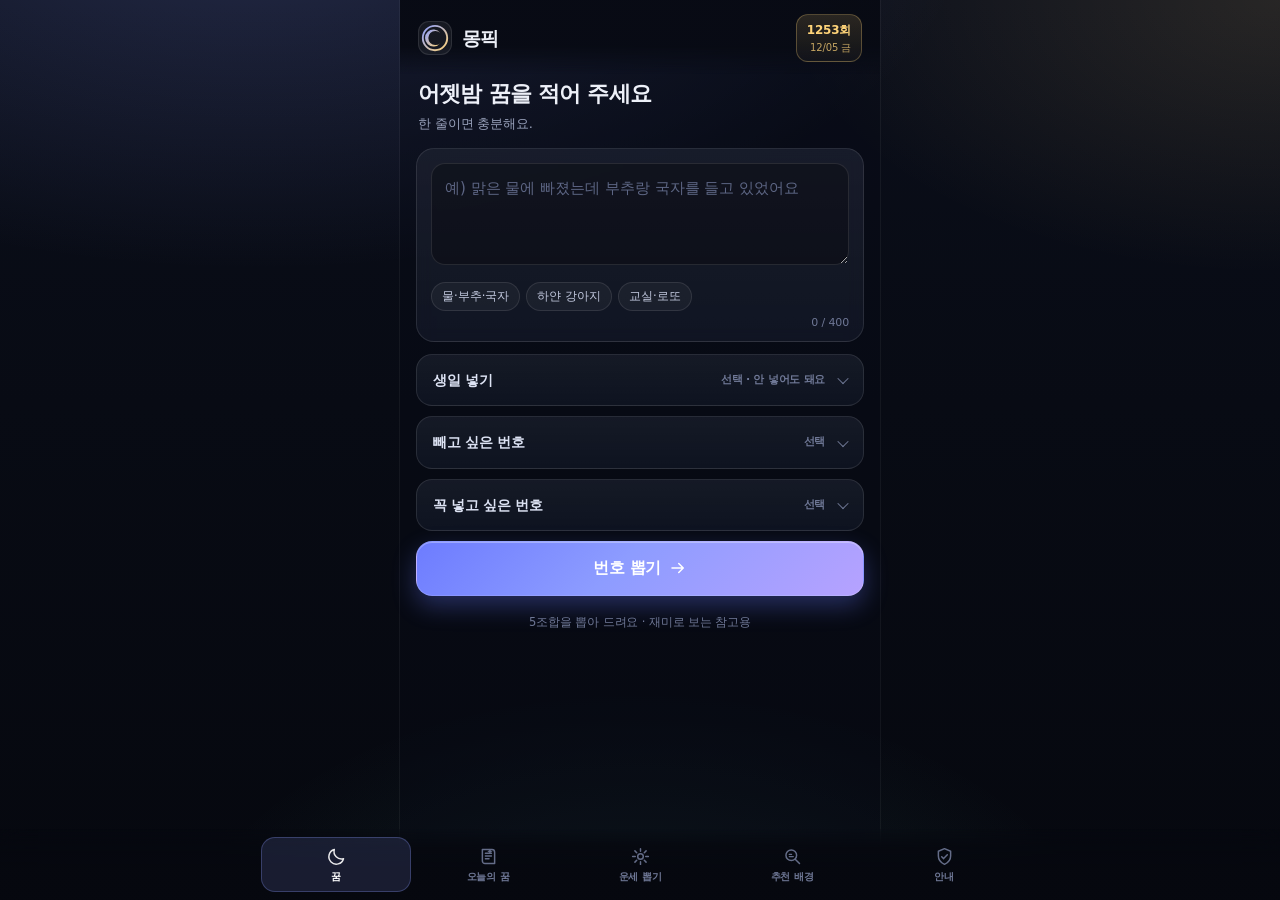
<file: index.html>
<!DOCTYPE html>
<html lang="ko">
<head>
<meta charset="utf-8" />
<meta name="viewport" content="width=device-width, initial-scale=1, viewport-fit=cover" />
<meta name="theme-color" content="#0a0d18" />
<meta name="description" content="몽픽(MongPick) — 어젯밤 꿈을 한 줄 적으면 로또 번호 5조합을 뽑아 주는 앱. 재미·참고용." />
<title>몽픽 · 꿈으로 번호 뽑기</title>
<link rel="canonical" href="https://mrgichan0911ok.github.io/mongpick/" />

<!-- 링크 공유 미리보기 (카톡·문자·SNS) -->
<meta property="og:type" content="website" />
<meta property="og:site_name" content="몽픽" />
<meta property="og:title" content="몽픽 — 어젯밤 꿈을 번호로" />
<meta property="og:description" content="어젯밤 꿈을 한 줄 적으면 로또 번호 5조합을 뽑아 드려요. 오늘의 꿈 사례와 지난 회차 결과도 함께 봐요. 재미로 보는 참고용이에요." />
<meta property="og:url" content="https://mrgichan0911ok.github.io/mongpick/" />
<meta property="og:image" content="https://mrgichan0911ok.github.io/mongpick/og-cover.png" />
<meta property="og:image:width" content="1200" />
<meta property="og:image:height" content="630" />
<meta property="og:image:alt" content="몽픽 — 어젯밤 꿈을 번호로" />
<meta property="og:locale" content="ko_KR" />
<meta name="twitter:card" content="summary_large_image" />
<meta name="twitter:title" content="몽픽 — 어젯밤 꿈을 번호로" />
<meta name="twitter:description" content="어젯밤 꿈을 한 줄 적으면 로또 번호 5조합을 뽑아 드려요. 재미로 보는 참고용이에요." />
<meta name="twitter:image" content="https://mrgichan0911ok.github.io/mongpick/og-cover.png" />

<link rel="manifest" href="manifest.webmanifest" />
<meta name="application-name" content="몽픽" />
<meta name="apple-mobile-web-app-capable" content="yes" />
<meta name="apple-mobile-web-app-status-bar-style" content="black-translucent" />
<meta name="apple-mobile-web-app-title" content="몽픽" />
<meta name="mobile-web-app-capable" content="yes" />
<link rel="apple-touch-icon" href="icons/apple-touch-icon.png" />
<link rel="icon" type="image/png" sizes="192x192" href="icons/icon-192.png" />
<link rel="stylesheet" href="style.css?v=6" />
</head>
<body>
<div class="app" id="app">

  <header class="topbar">
    <div class="brand">
      <span class="brand-mark" aria-hidden="true">
        <svg viewBox="0 0 32 32" width="30" height="30"><defs><linearGradient id="mg" x1="0" y1="0" x2="1" y2="1"><stop offset="0" stop-color="#8ea0ff"/><stop offset="1" stop-color="#ffd479"/></linearGradient></defs><circle cx="16" cy="16" r="13" fill="none" stroke="url(#mg)" stroke-width="2"/><path d="M21.5 10.5a7.5 7.5 0 1 0 0 11 9 9 0 1 1 0-11z" fill="url(#mg)"/></svg>
      </span>
      <div class="brand-text">
        <h1>몽픽</h1>
      </div>
    </div>
    <div class="round-chip" id="round-chip" title="이번 주 추첨">
      <span class="round-num">1251회</span>
      <span class="round-date">11/21 토</span>
    </div>
  </header>

  <main id="main">

    <!-- ───────────────────────── 탭 1 · 꿈으로 뽑기 ───────────────────────── -->
    <section class="panel is-active" id="panel-dream" aria-labelledby="tab-dream">
      <div class="hero">
        <h2 class="hero-title">어젯밤 꿈을 적어 주세요</h2>
        <p class="hero-sub">한 줄이면 충분해요.</p>
      </div>

      <div class="card dream-card">
        <textarea id="dream-input" rows="3" maxlength="400" spellcheck="false"
          aria-label="꿈 내용"
          placeholder="예) 맑은 물에 빠졌는데 부추랑 국자를 들고 있었어요"></textarea>
        <div class="example-chips" id="example-chips">
          <button type="button" class="chip" data-example="맑은 물에 빠졌는데 부추랑 국자를 들고 있었어요">물·부추·국자</button>
          <button type="button" class="chip" data-example="하얀 강아지가 다가와서 내 품에 안겼어요">하얀 강아지</button>
          <button type="button" class="chip" data-example="교실 맨 뒤에 앉아 있는데 누가 로또를 사 오라고 했어요">교실·로또</button>
        </div>
        <div class="field-foot"><span id="char-count">0</span> / 400</div>
      </div>

      <details class="fold" id="fold-birth">
        <summary><span>생일 넣기</span><span class="fold-note" id="birth-note">선택 · 안 넣어도 돼요</span></summary>
        <div class="fold-body">
          <div class="date-row">
            <input id="birth-date" type="text" inputmode="numeric" autocomplete="bday"
              maxlength="10" placeholder="1990-09-11" aria-label="생년월일" />
            <select id="birth-hour" aria-label="태어난 시간"></select>
          </div>
          <p class="micro" id="birth-hint">예) 1990-09-11 — 넣으면 내 기운까지 맞춰 뽑아요.</p>

          <div class="card-head mt">
            <h3>함께 나온 사람</h3>
            <button type="button" class="ghost-btn" id="add-person">+ 추가</button>
          </div>
          <div id="people" class="people"></div>

          <p class="micro">생일은 서버로 보내지 않고 이 기기에서만 계산해요.</p>
        </div>
      </details>

      <details class="fold" id="fold-exclude">
        <summary><span>빼고 싶은 번호</span><span class="fold-note" id="exclude-note">선택</span></summary>
        <div class="fold-body">
          <div id="exclude-grid" class="mini-grid" role="group" aria-label="빼고 싶은 번호 선택"></div>
        </div>
      </details>

      <details class="fold" id="fold-fixed">
        <summary><span>꼭 넣고 싶은 번호</span><span class="fold-note js-fixed-note" id="fixed-note">선택</span></summary>
        <div class="fold-body">
          <div id="fixed-grid" class="mini-grid js-fixed-grid" role="group" aria-label="꼭 넣고 싶은 번호 선택"></div>
          <p class="micro">고른 수는 5조합 모두에 들어가요. 빼고 싶은 번호와는 겹치지 않아요.</p>
        </div>
      </details>

      <button type="button" class="primary-btn" id="run-dream">
        <span>번호 뽑기</span>
        <svg viewBox="0 0 24 24" width="18" height="18" aria-hidden="true"><path d="M4 12h14M13 6l6 6-6 6" fill="none" stroke="currentColor" stroke-width="2" stroke-linecap="round" stroke-linejoin="round"/></svg>
      </button>

      <p class="input-foot">5조합을 뽑아 드려요 · 재미로 보는 참고용</p>

      <div id="dream-result" class="result" aria-live="polite"></div>
    </section>

    <!-- ───────────────────────── 탭 2 · 오늘의 꿈 사례 ───────────────────────── -->
    <section class="panel" id="panel-today" aria-labelledby="tab-today">
      <div class="hero">
        <h2 class="hero-title">오늘의 꿈 사례</h2>
        <p class="hero-sub">꿈을 안 꾼 날엔, 다른 사람 꿈에서 번호를 담아 가세요.</p>
      </div>
      <div class="daybar" id="day-bar" role="group" aria-label="요일별로 꿈 사례 보기"></div>
      <p class="feed-week" id="feed-week"></p>
      <div id="dream-feed" class="feed">
        <p class="feed-empty">오늘의 사례를 불러오는 중이에요.</p>
      </div>
      <p class="micro feed-foot">한 사람의 꿈을 그 자리에서 6개 번호로 옮긴 사례예요. 마음에 드는 조합은 <b>내 번호함</b>에 담아 두면 추첨 뒤에 알아서 채점해 드려요.</p>
    </section>

    <!-- ───────────────────────── 탭 3 · 꿈이 기억 안 날 ───────────────────────── -->
    <section class="panel" id="panel-nodream" aria-labelledby="tab-nodream">
      <div class="hero">
        <h2 class="hero-title">꿈이 기억 안 나요?</h2>
        <p class="hero-sub">오늘 본 것이나 생일만으로도 운세 번호를 뽑을 수 있어요.</p>
      </div>

      <div class="seg" role="tablist" aria-label="꿈이 기억 안 날 때">
        <button type="button" role="tab" class="seg-btn is-active" data-nmode="sign" id="seg-sign">오늘 본 것</button>
        <button type="button" role="tab" class="seg-btn" data-nmode="balance" id="seg-balance">생일만으로</button>
      </div>

      <details class="fold" id="fold-fixed-n">
        <summary><span>꼭 넣고 싶은 번호</span><span class="fold-note js-fixed-note">선택</span></summary>
        <div class="fold-body">
          <div id="fixed-grid-nodream" class="mini-grid js-fixed-grid" role="group" aria-label="꼭 넣고 싶은 번호 선택"></div>
          <p class="micro">고른 수는 5조합 모두에 들어가요. 빼고 싶은 번호와는 겹치지 않아요.</p>
        </div>
      </details>

      <div id="sign-panel">
        <div class="card dream-card">
          <textarea id="sign-input" rows="3" maxlength="240" spellcheck="false" aria-label="오늘 인상 깊었던 것"
            placeholder="예) 커피가 넘쳐 흘렀어요"></textarea>
          <div class="example-chips" id="sign-chips">
            <button type="button" class="chip" data-example="회의실 유리에 비친 내 얼굴이 낯설었어요">유리에 비친 얼굴</button>
            <button type="button" class="chip" data-example="커피가 넘쳐 흘러서 손을 데었어요">넘친 커피</button>
            <button type="button" class="chip" data-example="택배 상자가 문 앞에 세 개나 쌓여 있었어요">쌓인 택배 상자</button>
          </div>
        </div>
        <button type="button" class="primary-btn" id="run-sign">
          <span>번호 뽑기</span>
          <svg viewBox="0 0 24 24" width="18" height="18" aria-hidden="true"><path d="M4 12h14M13 6l6 6-6 6" fill="none" stroke="currentColor" stroke-width="2" stroke-linecap="round" stroke-linejoin="round"/></svg>
        </button>
      </div>

      <div id="balance-panel" hidden>
        <div class="card">
          <p class="balance-birth" id="balance-birth">생일을 먼저 넣어 주세요.</p>
          <p class="micro">홀짝 반반, 번호대 고루, 간격 넓게 — 조건을 세게 걸어 뽑아요.</p>
        </div>
        <button type="button" class="primary-btn" id="run-balance">
          <span>번호 뽑기</span>
          <svg viewBox="0 0 24 24" width="18" height="18" aria-hidden="true"><path d="M4 12h14M13 6l6 6-6 6" fill="none" stroke="currentColor" stroke-width="2" stroke-linecap="round" stroke-linejoin="round"/></svg>
        </button>
      </div>

      <div id="nodream-result" class="result" aria-live="polite"></div>
    </section>

    <!-- ───────────────────────── 탭 4 · 추천 배경 ───────────────────────── -->
    <section class="panel" id="panel-reason" aria-labelledby="tab-reason">
      <div class="hero">
        <h2 class="hero-title">이 번호가 나온 배경</h2>
        <p class="hero-sub">꿈 단어 → 내 생일 기운 → 공 하나하나, 순서대로 풀어 봤어요.</p>
      </div>
      <div id="reason-body" class="reason-page"></div>
    </section>

    <!-- ───────────────────────── 탭 5 · 안내 · 복기 ───────────────────────── -->
    <section class="panel" id="panel-trust" aria-labelledby="tab-trust">
      <div class="hero">
        <h2 class="hero-title">몽픽이 하는 일</h2>
        <p class="hero-sub">꿈 단어를 번호로 옮기고, 이번 주 결과를 함께 봐요.</p>
      </div>

      <div class="card dev-card">
        <div class="dev-top">
          <div class="dev-avatar" aria-hidden="true">◐</div>
          <div>
            <p class="dev-name">몽픽</p>
            <p class="dev-role">11,705개 꿈 상징 데이터와 7×7 수리 배열·만세력 기운을 독자 구조화한 데이터 분석</p>
          </div>
        </div>
        <div class="dev-stats">
          <div><b>11,705</b><span>꿈 단어</span></div>
          <div><b>155</b><span>검증 사례</span></div>
          <div><b>7×7</b><span>용지 규칙</span></div>
          <div><b>5</b><span>추천 조합</span></div>
        </div>
      </div>

      <div class="card ticket-card" id="ticket-card">
        <div class="card-head">
          <h3>내 번호함 · 당첨 확인</h3>
          <div class="tb-head-actions">
            <button type="button" class="ghost-btn tb-clear" id="clear-tickets" hidden>전체 비우기</button>
            <button type="button" class="ghost-btn" id="run-ticket-check">당첨 확인하기</button>
          </div>
        </div>
        <div class="tb-tools" id="tb-tools" hidden>
          <button type="button" class="tb-filter" id="buy-only" aria-pressed="false">산 번호만 보기</button>
          <span class="tb-count" id="tb-count"></span>
        </div>
        <div id="ticket-list" class="ticket-list"></div>
        <p class="micro" id="ticket-note">뽑은 조합은 이 기기에 자동으로 쌓이고, 결과가 나오면 알아서 채점해 드려요. 번호 옆 ‘구매’를 누르면 산 번호로 표시되고, 위에서 산 번호만 모아 볼 수 있어요. 필요 없는 조합은 × 로 지울 수 있어요.</p>
      </div>

      <div class="card install-card" id="install-card">
        <div class="card-head">
          <h3>홈 화면에 앱으로 설치</h3>
          <button type="button" class="ghost-btn" id="install-app">앱으로 설치</button>
        </div>
        <p class="micro" id="install-note">홈 화면에 추가하면 주소창 없이 앱처럼 열려요. 안드로이드 크롬은 아래 버튼을, 아이폰 사파리는 공유 버튼 → ‘홈 화면에 추가’를 눌러 주세요.</p>
      </div>

      <details class="fold">
        <summary><span>숫자를 뽑는 원리</span><span class="fold-note">6가지</span></summary>
        <div class="fold-body">
          <div id="principles" class="principles"></div>
        </div>
      </details>

      <details class="fold" id="fold-board">
        <summary><span>이번 주 조합과 결과</span><span class="fold-note" id="board-status">미추첨</span></summary>
        <div class="fold-body">
          <p class="micro" id="board-round">1251회 · 2026-11-21(토) 20:35 추첨</p>
          <div id="board" class="board"></div>
          <div class="board-check" id="board-check">
            <label class="field-label" for="drawn-input">결과를 넣어 직접 채점</label>
            <div class="draw-inputs">
              <input id="drawn-input" type="text" inputmode="numeric" placeholder="예) 3 10 16 19 34 36 41" />
              <button type="button" class="ghost-btn" id="run-check">채점</button>
            </div>
            <p class="micro">당첨번호 6개 + 보너스 1개(마지막)를 넣어요. 재미용 자체 계산이에요.</p>
          </div>
        </div>
      </details>

      <details class="fold">
        <summary><span>데이터와 계산 기준</span><span class="fold-note">자세히</span></summary>
        <div class="fold-body">
          <ul class="notice-list">
            <li><b>꿈 단어 11,705개</b> — 몽픽이 독자 구축한 꿈 상징 DB를 번호·분류·강조도로 색인했어요.</li>
            <li><b>검증 사례 155건</b> — 실전 꿈 문장에서 확인된 규칙만 따로 모아 교차 대조했어요.</li>
            <li><b>없는 번호를 만들지 않아요</b> — DB에 없으면 "등록되지 않은 단어"로 두고 모양·소리 원리로만 읽어요.</li>
            <li><b>날짜 계산</b> — 년주는 입춘, 월주는 절입 순간, 일주는 율리우스일에서 60갑자를 세요. 기준시는 한국 표준시예요.</li>
            <li><b>사주는 계산이지 예언이 아니에요</b> — 기운 분포는 간지에서 기계적으로 뽑은 값이에요.</li>
            <li><b>개인정보</b> — 생일과 꿈 내용은 이 기기 브라우저에만 저장해요.</li>
          </ul>
          <ul class="notice-list" id="saju-guards"></ul>
        </div>
      </details>

      <p class="disclaimer">
        <b>재미로 보는 참고용</b>이에요. 어떤 조합도 당첨을 보장하지 않아요.
        구매는 본인 판단으로, 만 19세 미만은 구매할 수 없어요.
      </p>

      <div class="legal-foot" id="legal-foot">
        <a class="legal-link" href="privacy.html" id="privacy-link">개인정보처리방침</a>
        <span class="legal-dot" aria-hidden="true">·</span>
        <span class="legal-mail">문의 <a href="mailto:mr.gichan0911@gmail.com">mr.gichan0911@gmail.com</a></span>
      </div>
    </section>

  </main>

  <nav class="tabbar" role="tablist" aria-label="주요 메뉴">
    <button type="button" class="tab is-active" role="tab" data-tab="dream" id="tab-dream" aria-selected="true">
      <svg viewBox="0 0 24 24" width="22" height="22" aria-hidden="true"><path d="M20 14.5A8.5 8.5 0 0 1 9.5 4a8.5 8.5 0 1 0 10.5 10.5z" fill="none" stroke="currentColor" stroke-width="1.7" stroke-linejoin="round"/></svg>
      <span>꿈</span>
    </button>
    <button type="button" class="tab" role="tab" data-tab="today" id="tab-today" aria-selected="false">
      <svg viewBox="0 0 24 24" width="22" height="22" aria-hidden="true"><path d="M5 4h11a3 3 0 0 1 3 3v13H8a3 3 0 0 1-3-3V4z" fill="none" stroke="currentColor" stroke-width="1.7" stroke-linejoin="round"/><path d="M8.4 8.2h7M8.4 11.4h7M8.4 14.6h4.2" stroke="currentColor" stroke-width="1.6" stroke-linecap="round"/><path d="M13.6 3.2l1 1.9 1.9 1-1.9 1-1 1.9-1-1.9-1.9-1 1.9-1z" fill="currentColor"/></svg>
      <span>오늘의 꿈</span>
    </button>
    <button type="button" class="tab" role="tab" data-tab="nodream" id="tab-nodream" aria-selected="false">
      <svg viewBox="0 0 24 24" width="22" height="22" aria-hidden="true"><path d="M12 3v3M12 18v3M3 12h3M18 12h3M5.6 5.6l2.1 2.1M16.3 16.3l2.1 2.1M18.4 5.6l-2.1 2.1M7.7 16.3l-2.1 2.1" stroke="currentColor" stroke-width="1.7" stroke-linecap="round"/><circle cx="12" cy="12" r="3.2" fill="none" stroke="currentColor" stroke-width="1.7"/></svg>
      <span>운세 뽑기</span>
    </button>
    <button type="button" class="tab" role="tab" data-tab="reason" id="tab-reason" aria-selected="false">
      <svg viewBox="0 0 24 24" width="22" height="22" aria-hidden="true"><circle cx="10.6" cy="10.6" r="6.1" fill="none" stroke="currentColor" stroke-width="1.7"/><path d="M15.1 15.1L20 20" stroke="currentColor" stroke-width="1.7" stroke-linecap="round"/><path d="M8.3 12.1h4.6M8.3 9.6h2.6" stroke="currentColor" stroke-width="1.5" stroke-linecap="round"/></svg>
      <span>추천 배경</span>
    </button>
    <button type="button" class="tab" role="tab" data-tab="trust" id="tab-trust" aria-selected="false">
      <svg viewBox="0 0 24 24" width="22" height="22" aria-hidden="true"><path d="M12 3l7 3v5.5c0 4.3-2.9 7.7-7 9.5-4.1-1.8-7-5.2-7-9.5V6l7-3z" fill="none" stroke="currentColor" stroke-width="1.7" stroke-linejoin="round"/><path d="M8.8 12.2l2.2 2.2 4.2-4.4" fill="none" stroke="currentColor" stroke-width="1.7" stroke-linecap="round" stroke-linejoin="round"/></svg>
      <span>안내</span>
    </button>
  </nav>

</div>
<script src="app.js?v=6"></script>
</body>
</html>
</file>
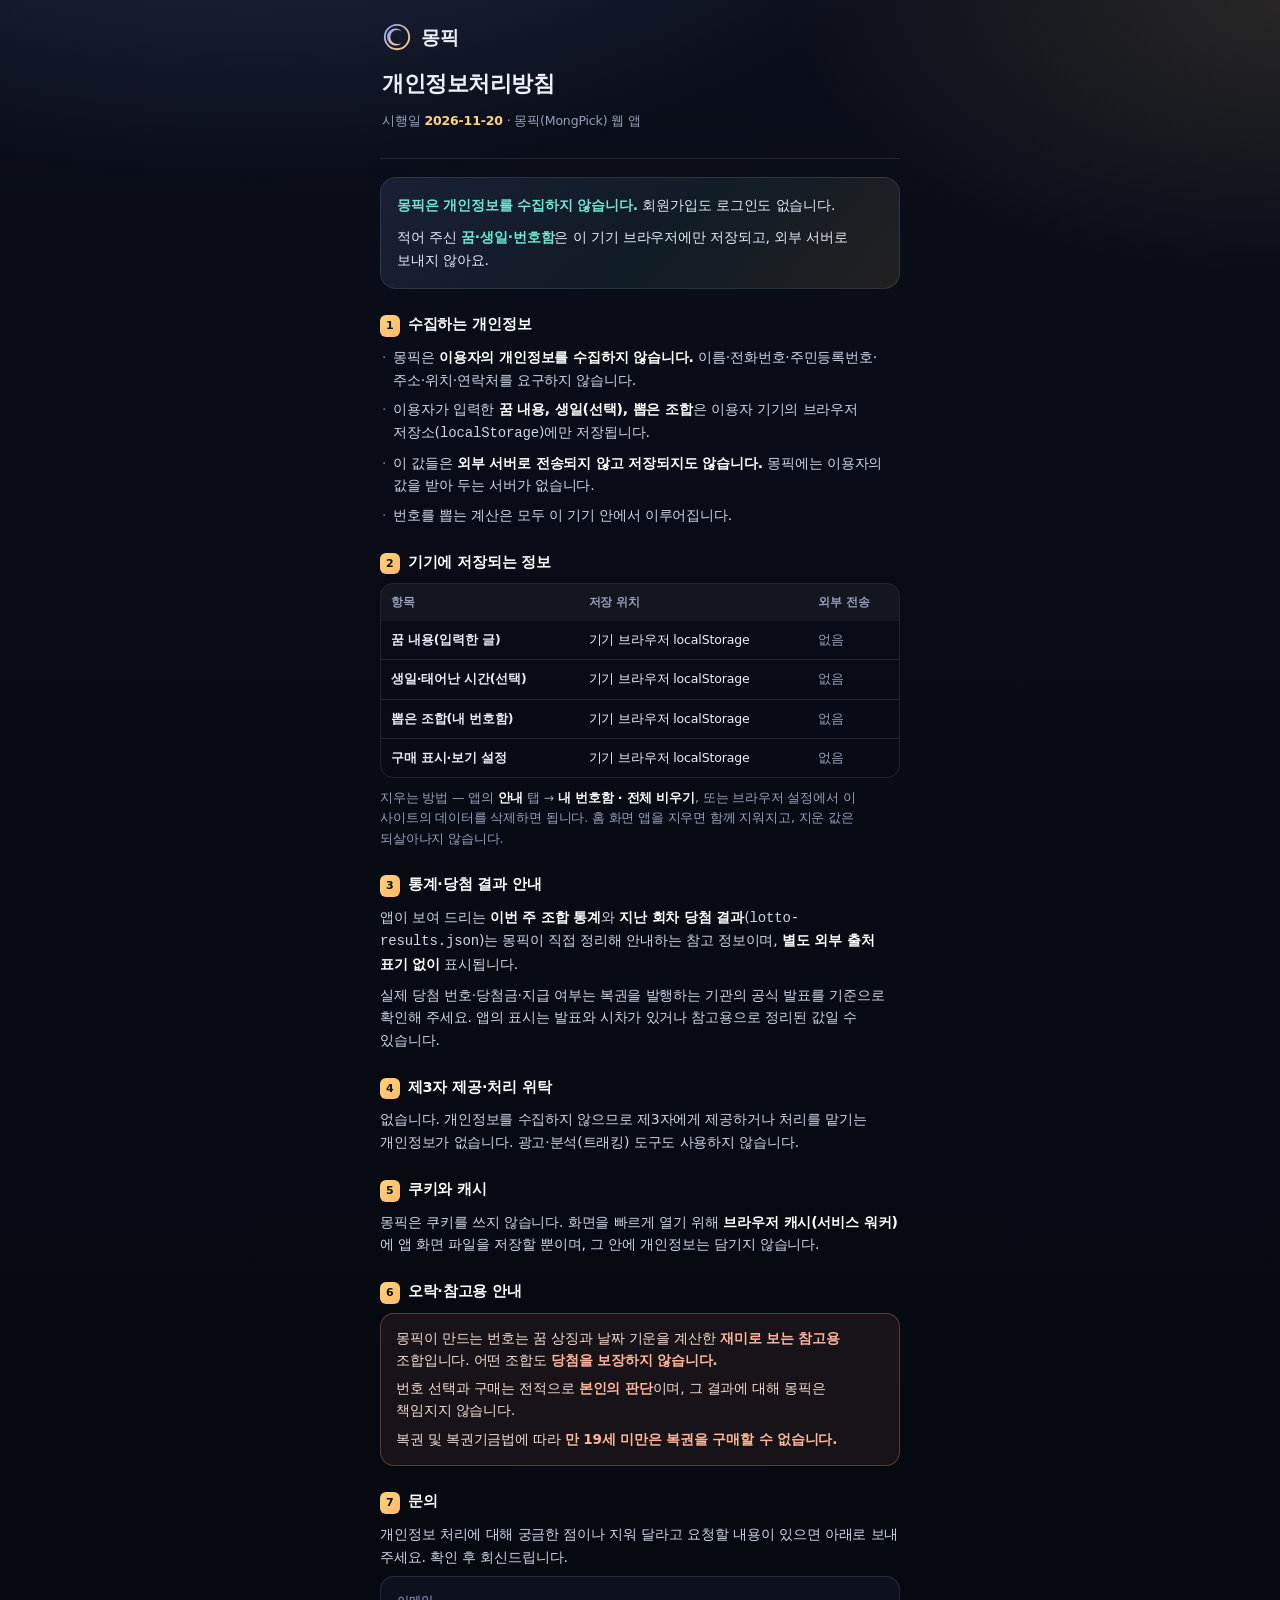
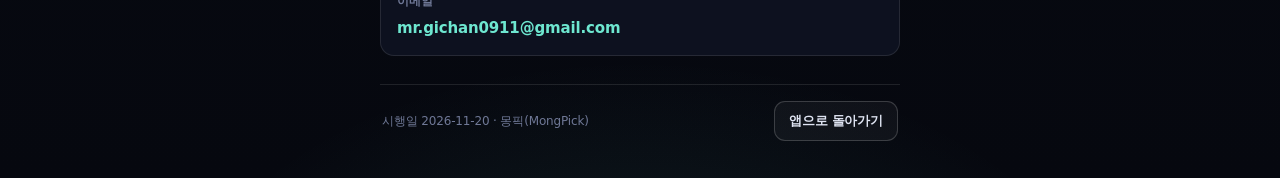
<file: privacy.html>
<!DOCTYPE html>
<html lang="ko">
<head>
<meta charset="utf-8" />
<meta name="viewport" content="width=device-width, initial-scale=1, viewport-fit=cover" />
<meta name="theme-color" content="#0a0d18" />
<meta name="description" content="몽픽(MongPick) 개인정보처리방침 — 수집하는 개인정보가 없고, 꿈·생일·번호함은 이용자 기기 브라우저에만 저장됩니다." />
<title>개인정보처리방침 · 몽픽</title>
<meta property="og:type" content="website" />
<meta property="og:site_name" content="몽픽" />
<meta property="og:title" content="개인정보처리방침 · 몽픽" />
<meta property="og:description" content="몽픽은 개인정보를 수집하지 않습니다. 꿈·생일·번호함은 이 기기 브라우저에만 저장돼요." />
<meta property="og:url" content="https://mrgichan0911ok.github.io/mongpick/privacy.html" />
<meta property="og:image" content="https://mrgichan0911ok.github.io/mongpick/og-cover.png" />
<meta name="twitter:card" content="summary_large_image" />
<style>
:root{
  --bg:#080b14; --bg-2:#0e1424; --card:rgba(16,21,35,.80); --line:rgba(255,255,255,.10);
  --text:#edf0f8; --muted:#98a1ba; --muted-2:#6f7896;
  --accent:#8d9cff; --accent-2:#6ee7d0; --gold:#ffd479;
}
*{box-sizing:border-box; -webkit-tap-highlight-color:transparent;}
html{margin:0; padding:0; background-color:#080b14; color-scheme:dark;}
body{
  margin:0; padding:0 16px calc(40px + env(safe-area-inset-bottom));
  background-color:#080b14;
  background-image:
    radial-gradient(1200px 600px at 20% -10%, rgba(141,156,255,.20), transparent 60%),
    radial-gradient(900px 500px at 100% 0%, rgba(255,212,121,.12), transparent 55%),
    radial-gradient(800px 500px at 50% 110%, rgba(110,231,208,.10), transparent 60%),
    linear-gradient(180deg, #0a0e1a 0%, #080b14 45%, #06080f 100%);
  background-repeat:no-repeat;
  color:var(--text);
  font-family:"Pretendard","Pretendard Variable",-apple-system,BlinkMacSystemFont,"Apple SD Gothic Neo","Malgun Gothic","Noto Sans KR",system-ui,sans-serif;
  font-size:15px; line-height:1.62; letter-spacing:-.01em;
  -webkit-font-smoothing:antialiased;
  min-height:100vh;
}
.wrap{max-width:520px; margin:0 auto;}
a{color:#c7cff0;}

/* 상단 */
.top{padding:22px 2px 14px; border-bottom:1px solid var(--line);}
.brand{display:flex; align-items:center; gap:9px;}
.brand-mark{display:inline-flex; width:30px; height:30px; flex:0 0 auto;}
.brand-name{font-size:19px; font-weight:800; letter-spacing:-.02em;}
.top h1{font-size:22px; line-height:1.35; margin:16px 0 6px; font-weight:800; letter-spacing:-.02em;}
.top .sub{font-size:12.5px; color:var(--muted);}
.top .sub b{color:var(--gold); font-weight:700;}

/* 요약 */
.summary{
  margin:18px 0 6px; padding:16px 16px 15px; border-radius:16px;
  background:linear-gradient(135deg, rgba(141,156,255,.13), rgba(110,231,208,.07) 55%, rgba(255,212,121,.10));
  border:1px solid var(--line);
}
.summary p{margin:0; font-size:14px; line-height:1.7; color:#e6eaf7; word-break:keep-all;}
.summary p + p{margin-top:8px;}
.summary b{color:var(--accent-2);}

/* 본문 */
section{margin:24px 0 0;}
h2{
  font-size:14.5px; font-weight:800; letter-spacing:-.01em; color:#fff;
  margin:0 0 9px; display:flex; align-items:baseline; gap:8px; word-break:keep-all;
}
h2 .no{
  flex:0 0 auto; font-size:11px; font-weight:800; color:#0b0f19;
  background:linear-gradient(135deg, var(--gold), #ffb86b); border-radius:6px; padding:2px 6px;
  letter-spacing:0;
}
section p{margin:0 0 8px; color:#cfd6e8; font-size:14px; word-break:keep-all;}
section p:last-child{margin-bottom:0;}
section strong{color:#fff; font-weight:700;}
ul.plain{margin:0 0 8px; padding-left:0; list-style:none;}
ul.plain li{
  position:relative; padding-left:13px; margin:0 0 7px;
  font-size:14px; color:#cfd6e8; word-break:keep-all;
}
ul.plain li::before{content:"·"; position:absolute; left:2px; color:var(--muted-2);}
li b, section b{color:#fff; }
.note{color:var(--muted); font-size:12.5px;}

/* 표 */
.table-wrap{margin:6px 0 10px; border:1px solid var(--line); border-radius:13px; overflow:hidden;}
table{width:100%; border-collapse:collapse; font-size:12.5px;}
th, td{padding:9px 10px; text-align:left; vertical-align:top; word-break:keep-all;}
thead th{background:rgba(255,255,255,.045); color:var(--muted); font-weight:700; font-size:11.5px; letter-spacing:-.01em;}
tbody tr + tr td{border-top:1px solid var(--line);}
tbody td:first-child{color:#e8ecf8; font-weight:600;}
tbody td:last-child{color:var(--muted); white-space:nowrap;}

/* 면책 */
.callout{
  margin:8px 0 0; padding:14px 15px; border-radius:14px;
  border:1px solid rgba(255,157,122,.28); background:rgba(255,157,122,.07);
}
.callout p{margin:0; font-size:13.5px; color:#f3ddd4; word-break:keep-all;}
.callout p + p{margin-top:7px;}
.callout b{color:#ffb59b;}

/* 문의 */
.contact{
  margin:8px 0 0; padding:15px 16px; border-radius:14px;
  background:var(--card); border:1px solid var(--line);
}
.contact .label{font-size:11.5px; color:var(--muted-2); font-weight:700; letter-spacing:.02em;}
.contact a.mail{
  display:inline-block; margin-top:5px; font-size:15px; font-weight:800; color:var(--accent-2);
  text-decoration:none; word-break:break-all;
}

/* 하단 */
.foot{
  margin:28px 0 0; padding:16px 2px 0; border-top:1px solid var(--line);
  display:flex; flex-wrap:wrap; gap:10px 14px; align-items:center; justify-content:space-between;
  font-size:12px; color:var(--muted-2);
}
.foot .back{
  display:inline-flex; align-items:center; gap:6px; padding:9px 14px; border-radius:11px;
  border:1px solid var(--line-strong, rgba(255,255,255,.18)); color:#dfe4f2; text-decoration:none;
  font-size:12.5px; font-weight:700; background:rgba(255,255,255,.04);
}
.foot .back:hover{background:rgba(255,255,255,.09);}
</style>
</head>
<body>
<div class="wrap">

  <header class="top">
    <div class="brand">
      <span class="brand-mark" aria-hidden="true">
        <svg viewBox="0 0 32 32" width="30" height="30"><defs><linearGradient id="mg" x1="0" y1="0" x2="1" y2="1"><stop offset="0" stop-color="#8ea0ff"/><stop offset="1" stop-color="#ffd479"/></linearGradient></defs><circle cx="16" cy="16" r="13" fill="none" stroke="url(#mg)" stroke-width="2"/><path d="M21.5 10.5a7.5 7.5 0 1 0 0 11 9 9 0 1 1 0-11z" fill="url(#mg)"/></svg>
      </span>
      <span class="brand-name">몽픽</span>
    </div>
    <h1>개인정보처리방침</h1>
    <p class="sub">시행일 <b>2026-11-20</b> · 몽픽(MongPick) 웹 앱</p>
  </header>

  <div class="summary">
    <p><b>몽픽은 개인정보를 수집하지 않습니다.</b> 회원가입도 로그인도 없습니다.</p>
    <p>적어 주신 <b>꿈·생일·번호함</b>은 이 기기 브라우저에만 저장되고, 외부 서버로 보내지 않아요.</p>
  </div>

  <section>
    <h2><span class="no">1</span>수집하는 개인정보</h2>
    <ul class="plain">
      <li>몽픽은 <b>이용자의 개인정보를 수집하지 않습니다.</b> 이름·전화번호·주민등록번호·주소·위치·연락처를 요구하지 않습니다.</li>
      <li>이용자가 입력한 <b>꿈 내용, 생일(선택), 뽑은 조합</b>은 이용자 기기의 브라우저 저장소(<code>localStorage</code>)에만 저장됩니다.</li>
      <li>이 값들은 <b>외부 서버로 전송되지 않고 저장되지도 않습니다.</b> 몽픽에는 이용자의 값을 받아 두는 서버가 없습니다.</li>
      <li>번호를 뽑는 계산은 모두 이 기기 안에서 이루어집니다.</li>
    </ul>
  </section>

  <section>
    <h2><span class="no">2</span>기기에 저장되는 정보</h2>
    <div class="table-wrap">
      <table>
        <thead>
          <tr><th scope="col">항목</th><th scope="col">저장 위치</th><th scope="col">외부 전송</th></tr>
        </thead>
        <tbody>
          <tr><td>꿈 내용(입력한 글)</td><td>기기 브라우저 localStorage</td><td>없음</td></tr>
          <tr><td>생일·태어난 시간(선택)</td><td>기기 브라우저 localStorage</td><td>없음</td></tr>
          <tr><td>뽑은 조합(내 번호함)</td><td>기기 브라우저 localStorage</td><td>없음</td></tr>
          <tr><td>구매 표시·보기 설정</td><td>기기 브라우저 localStorage</td><td>없음</td></tr>
        </tbody>
      </table>
    </div>
    <p class="note">지우는 방법 — 앱의 <b>안내</b> 탭 → <b>내 번호함 · 전체 비우기</b>, 또는 브라우저 설정에서 이 사이트의 데이터를 삭제하면 됩니다. 홈 화면 앱을 지우면 함께 지워지고, 지운 값은 되살아나지 않습니다.</p>
  </section>

  <section>
    <h2><span class="no">3</span>통계·당첨 결과 안내</h2>
    <p>앱이 보여 드리는 <b>이번 주 조합 통계</b>와 <b>지난 회차 당첨 결과</b>(<code>lotto-results.json</code>)는 몽픽이 직접 정리해 안내하는 참고 정보이며, <b>별도 외부 출처 표기 없이</b> 표시됩니다.</p>
    <p>실제 당첨 번호·당첨금·지급 여부는 복권을 발행하는 기관의 공식 발표를 기준으로 확인해 주세요. 앱의 표시는 발표와 시차가 있거나 참고용으로 정리된 값일 수 있습니다.</p>
  </section>

  <section>
    <h2><span class="no">4</span>제3자 제공·처리 위탁</h2>
    <p>없습니다. 개인정보를 수집하지 않으므로 제3자에게 제공하거나 처리를 맡기는 개인정보가 없습니다. 광고·분석(트래킹) 도구도 사용하지 않습니다.</p>
  </section>

  <section>
    <h2><span class="no">5</span>쿠키와 캐시</h2>
    <p>몽픽은 쿠키를 쓰지 않습니다. 화면을 빠르게 열기 위해 <b>브라우저 캐시(서비스 워커)</b>에 앱 화면 파일을 저장할 뿐이며, 그 안에 개인정보는 담기지 않습니다.</p>
  </section>

  <section>
    <h2><span class="no">6</span>오락·참고용 안내</h2>
    <div class="callout">
      <p>몽픽이 만드는 번호는 꿈 상징과 날짜 기운을 계산한 <b>재미로 보는 참고용</b> 조합입니다. 어떤 조합도 <b>당첨을 보장하지 않습니다.</b></p>
      <p>번호 선택과 구매는 전적으로 <b>본인의 판단</b>이며, 그 결과에 대해 몽픽은 책임지지 않습니다.</p>
      <p>복권 및 복권기금법에 따라 <b>만 19세 미만은 복권을 구매할 수 없습니다.</b></p>
    </div>
  </section>

  <section>
    <h2><span class="no">7</span>문의</h2>
    <p>개인정보 처리에 대해 궁금한 점이나 지워 달라고 요청할 내용이 있으면 아래로 보내 주세요. 확인 후 회신드립니다.</p>
    <div class="contact">
      <div class="label">이메일</div>
      <a class="mail" href="mailto:mr.gichan0911@gmail.com">mr.gichan0911@gmail.com</a>
    </div>
  </section>

  <div class="foot">
    <span>시행일 2026-11-20 · 몽픽(MongPick)</span>
    <a class="back" href="./index.html">앱으로 돌아가기</a>
  </div>

</div>
</body>
</html>
</file>
<file: style.css>
/* =========================================================
   몽픽 MongPick — mobile-first stylesheet
   ========================================================= */
:root{
  --bg:#080b14;
  --bg-2:#0e1424;
  --card:rgba(16,21,35,.80);
  --card-2:rgba(24,31,50,.86);
  --line:rgba(255,255,255,.10);
  --line-strong:rgba(255,255,255,.18);
  --text:#edf0f8;
  --muted:#98a1ba;
  --muted-2:#6f7896;
  --accent:#8d9cff;
  --accent-2:#6ee7d0;
  --gold:#ffd479;
  --warn:#ff9d7a;
  --radius:18px;
  --radius-sm:12px;
  --shadow:0 12px 30px rgba(0,0,0,.35);
  --b1:#f8c53d; --b2:#5ec8f2; --b3:#ff7f8a; --b4:#b9c2cf; --b5:#a9dd5b;
}

*{box-sizing:border-box; -webkit-tap-highlight-color:transparent;}
html{
  margin:0; padding:0;
  background-color:#080b14;              /* 스크롤·캡처 어디서도 흰 바탕이 나오지 않게 고정 */
  color-scheme:dark;
}
body{
  margin:0; padding:0;
  background-color:#080b14;
  /* fixed 대신 문서 전체를 덮는 레이어로 깔아, 롤 전체 구간에서 배경이 끊기지 않게 함 */
  background-image:
    radial-gradient(1200px 600px at 20% -10%, rgba(141,156,255,.20), transparent 60%),
    radial-gradient(900px 500px at 100% 0%, rgba(255,212,121,.12), transparent 55%),
    radial-gradient(800px 500px at 50% 110%, rgba(110,231,208,.10), transparent 60%),
    linear-gradient(180deg, #0a0e1a 0%, #080b14 45%, #06080f 100%);
  background-repeat:no-repeat;
  background-attachment:scroll;
  background-size:auto, auto, auto, auto;
  color:var(--text);
  font-family:"Pretendard","Pretendard Variable",-apple-system,BlinkMacSystemFont,"Apple SD Gothic Neo","Malgun Gothic","Noto Sans KR",system-ui,sans-serif;
  font-size:15px;
  line-height:1.5;
  letter-spacing:-.01em;
  -webkit-font-smoothing:antialiased;
  min-height:100vh;
}
html,body{min-height:100%;}
button,select,textarea,input{font-family:inherit; font-size:inherit; color:inherit;}
button{cursor:pointer;}
h1,h2,h3,p,ul{margin:0;}

.app{
  max-width:480px;
  margin:0 auto;
  min-height:100vh;
  padding:0 16px calc(96px + env(safe-area-inset-bottom));
  position:relative;
}

/* ---------------- top bar ---------------- */
.topbar{
  position:sticky; top:0; z-index:30;
  display:flex; align-items:center; justify-content:space-between; gap:10px;
  margin:0 -16px; padding:14px 18px 12px;
  background:linear-gradient(180deg, rgba(8,11,20,.97) 62%, rgba(8,11,20,0));
  backdrop-filter:blur(10px);
}
.brand{display:flex; align-items:center; gap:10px; min-width:0;}
.brand-mark{display:grid; place-items:center; width:34px; height:34px; border-radius:11px; background:rgba(255,255,255,.06); border:1px solid var(--line);}
.brand-text h1{font-size:19px; font-weight:800; letter-spacing:-.03em; line-height:1.1;}
.brand-text p{font-size:10.5px; color:var(--muted-2); letter-spacing:.01em; margin-top:2px; white-space:nowrap; overflow:hidden; text-overflow:ellipsis;}
.round-chip{
  display:flex; flex-direction:column; align-items:flex-end; gap:1px;
  padding:6px 10px; border-radius:12px; border:1px solid rgba(255,212,121,.28);
  background:linear-gradient(180deg, rgba(255,212,121,.14), rgba(255,212,121,.04));
}
.round-num{font-size:12px; font-weight:800; color:var(--gold); letter-spacing:-.02em;}
.round-date{font-size:10px; color:rgba(255,212,121,.75);}

/* ---------------- panels & hero ---------------- */
.panel{display:none; animation:fade .28s ease;}
.panel.is-active{display:block;}
@keyframes fade{from{opacity:0; transform:translateY(6px);} to{opacity:1; transform:none;}}

.hero{padding:10px 2px 16px;}
.hero-kicker{font-size:11.5px; font-weight:700; letter-spacing:.09em; text-transform:uppercase; color:var(--accent); opacity:.95;}
.hero-title{font-size:24px; font-weight:800; letter-spacing:-.04em; margin-top:6px; line-height:1.25;}
.hero-sub{font-size:13px; color:var(--muted); margin-top:7px; line-height:1.55;}

/* ---------------- cards ---------------- */
.card{
  background-color:rgba(16,21,35,.80);  /* 배경 위에서도 카드·글자 대비가 유지되도록 불투명도 상향 */
  background-image:linear-gradient(180deg, rgba(255,255,255,.045), rgba(255,255,255,.012));
  border:1px solid var(--line);
  border-radius:var(--radius);
  padding:16px;
  margin-bottom:12px;
  backdrop-filter:blur(8px);
}
.card-head{display:flex; align-items:center; justify-content:space-between; gap:8px; margin-bottom:10px;}
.card-head.mt{margin-top:18px;}
.card-head h3{font-size:14px; font-weight:700; letter-spacing:-.02em; display:flex; align-items:center; gap:6px;}
.field-label{font-size:14px; font-weight:700; letter-spacing:-.02em;}
.hint{font-size:11px; color:var(--muted-2); white-space:nowrap;}
.tag{
  font-size:10px; font-weight:700; padding:2px 6px; border-radius:6px;
  background:rgba(141,156,255,.16); color:#b9c3ff; border:1px solid rgba(141,156,255,.28);
}
.tag-warn{background:rgba(255,157,122,.14); color:#ffbfa6; border-color:rgba(255,157,122,.3);}
.micro{font-size:11.5px; color:var(--muted-2); line-height:1.5; margin-top:10px;}

/* ---------------- inputs ---------------- */
textarea, input[type=text]{
  width:100%; border-radius:14px; border:1px solid var(--line);
  background:rgba(0,0,0,.28); padding:12px 13px; color:var(--text);
  resize:vertical; line-height:1.6; font-size:14.5px; outline:none;
  transition:border-color .2s, box-shadow .2s;
}
textarea::placeholder, input::placeholder{color:#5d6684;}
textarea:focus, input[type=text]:focus, select:focus{
  border-color:rgba(141,156,255,.6); box-shadow:0 0 0 3px rgba(141,156,255,.14);
}
.field-foot{text-align:right; font-size:11px; color:var(--muted-2); margin-top:6px;}

.example-chips{display:flex; flex-wrap:wrap; gap:6px; margin-top:10px;}
.chip{
  border:1px solid var(--line); background:rgba(255,255,255,.04);
  color:#c3cae0; font-size:11.5px; padding:6px 10px; border-radius:999px;
  transition:transform .12s, background .2s, border-color .2s;
}
.chip:active{transform:scale(.96);}
.chip:hover{background:rgba(141,156,255,.12); border-color:rgba(141,156,255,.35); color:#dfe3ff;}

.select-row{display:flex; gap:10px;}
.select-wrap{
  flex:1; display:flex; align-items:center; gap:8px;
  border:1px solid var(--line); border-radius:12px; padding:8px 12px;
  background:rgba(0,0,0,.28);
}
.select-wrap > span{font-size:12px; color:var(--muted-2);}
.select-wrap select{
  flex:1; background:transparent; border:0; outline:none; font-size:14px;
  color:var(--text); appearance:none; padding:2px 0;
  background-image:linear-gradient(45deg, transparent 50%, #7b86a4 50%), linear-gradient(135deg, #7b86a4 50%, transparent 50%);
  background-position:calc(100% - 8px) 12px, calc(100% - 3px) 12px;
  background-size:5px 5px, 5px 5px; background-repeat:no-repeat;
  padding-right:16px;
}
.select-wrap select option{background:#141a2a; color:var(--text);}

.ghost-btn{
  border:1px solid var(--line); background:rgba(255,255,255,.05); color:#cfd5ea;
  font-size:11.5px; font-weight:600; padding:6px 10px; border-radius:9px;
  transition:background .2s;
}
.ghost-btn:hover{background:rgba(141,156,255,.14);}

/* people rows */
.people{display:flex; flex-direction:column; gap:8px;}
.people:empty::after{content:"추가하지 않으면 내 생일만 씁니다."; font-size:11.5px; color:var(--muted-2);}
.person-row{display:flex; gap:6px; align-items:center;}
.person-row input[type=text]{flex:1; min-width:0; padding:9px 10px; font-size:13px; border-radius:10px;}
.person-row select{
  width:64px; padding:9px 6px; border-radius:10px; border:1px solid var(--line);
  background:rgba(0,0,0,.28); color:var(--text); font-size:13px; outline:none; appearance:none; text-align:center;
}
.person-row select option{background:#141a2a;}
.person-del{
  width:28px; height:34px; border-radius:9px; border:1px solid var(--line);
  background:transparent; color:var(--muted-2); font-size:15px; line-height:1;
}

/* mini 7x7 exclusion grid */
.mini-grid{
  display:grid; grid-template-columns:repeat(7,1fr); gap:4px;
}
.mini-cell{
  aspect-ratio:1/1; border-radius:7px; border:1px solid rgba(255,255,255,.07);
  background:rgba(255,255,255,.03); color:#aab2c9; font-size:11px; font-weight:600;
  display:grid; place-items:center; transition:all .15s;
  padding:0;
}
.mini-cell.is-off{opacity:.28;}
.mini-cell.is-excluded{
  background:rgba(255,127,138,.22); border-color:rgba(255,127,138,.55); color:#ffd0d5;
  box-shadow:0 0 0 1px rgba(255,127,138,.15) inset;
}
.mini-cell.is-fixed{
  background:rgba(255,212,121,.24); border-color:rgba(255,212,121,.58); color:#fff3d6;
  box-shadow:0 0 0 1px rgba(255,212,121,.18) inset;
  font-weight:800;
}
.mini-cell:active{transform:scale(.92);}

/* ---------------- primary button ---------------- */
.primary-btn{
  width:100%; display:flex; align-items:center; justify-content:center; gap:8px;
  padding:16px; border-radius:16px; border:1px solid rgba(255,255,255,.16);
  background:linear-gradient(135deg, #6d7cff 0%, #8d9cff 45%, #b6a2ff 100%);
  color:#fff; font-size:15.5px; font-weight:800; letter-spacing:-.02em;
  box-shadow:0 10px 24px rgba(102,120,255,.32), inset 0 1px 0 rgba(255,255,255,.3);
  transition:transform .12s, box-shadow .2s, filter .2s;
  margin:4px 0 18px;
}
.primary-btn:hover{filter:brightness(1.06);}
.primary-btn:active{transform:scale(.985); box-shadow:0 6px 16px rgba(102,120,255,.28);}
.primary-btn[disabled]{opacity:.55; pointer-events:none;}

/* ---------------- result: summary ---------------- */
.result{display:flex; flex-direction:column; gap:12px;}
.result:empty{display:none;}
.section-title{
  display:flex; align-items:center; gap:8px; margin:6px 2px -2px;
  font-size:12px; font-weight:700; letter-spacing:.06em; text-transform:uppercase; color:var(--muted);
}
.section-title::before{content:""; width:3px; height:12px; border-radius:2px; background:linear-gradient(180deg,var(--accent),var(--gold));}

.summary{
  display:grid; grid-template-columns:repeat(3,1fr); gap:8px;
}
.summary > div{
  background:var(--card); border:1px solid var(--line); border-radius:14px;
  padding:10px 8px; text-align:center;
}
.summary b{display:block; font-size:18px; font-weight:800; letter-spacing:-.03em;}
.summary span{font-size:10.5px; color:var(--muted-2);}
.summary .c-accent{color:var(--accent);}
.summary .c-gold{color:var(--gold);}
.summary .c-mint{color:var(--accent-2);}

/* keyword badges */
.kw-list{display:flex; flex-direction:column; gap:8px;}
.kw{
  border:1px solid var(--line); border-radius:14px; padding:11px 12px;
  background-color:rgba(16,21,35,.84);
  background-image:linear-gradient(180deg, rgba(255,255,255,.05), rgba(255,255,255,.02));
}
.kw-top{display:flex; align-items:center; gap:7px; flex-wrap:wrap;}
.kw-word{font-size:14.5px; font-weight:800; letter-spacing:-.02em;}
.kw-layer{
  font-size:9.5px; font-weight:800; padding:2px 6px; border-radius:5px; letter-spacing:.02em;
}
.layer-A{background:rgba(110,231,208,.14); color:#8df3dd; border:1px solid rgba(110,231,208,.3);}
.layer-B{background:rgba(255,212,121,.14); color:#ffdf9d; border:1px solid rgba(255,212,121,.3);}
.layer-D{background:rgba(255,127,138,.16); color:#ffb3ba; border:1px solid rgba(255,127,138,.32);}
.layer-P{background:rgba(141,156,255,.16); color:#bcc5ff; border:1px solid rgba(141,156,255,.3);}
.kw-nums{display:flex; gap:5px; margin-left:auto; flex-wrap:wrap; justify-content:flex-end;}
.numball{
  display:inline-grid; place-items:center; min-width:26px; height:26px; padding:0 7px;
  border-radius:999px; font-size:12px; font-weight:800; color:#111827;
  box-shadow:inset 0 -2px 4px rgba(0,0,0,.18);
}
.b1{background:var(--b1);} .b2{background:var(--b2);} .b3{background:var(--b3); color:#2b0b0f;}
.b4{background:var(--b4); color:#1b2130;} .b5{background:var(--b5); color:#15230a;}
.numball.is-weak{opacity:.42; text-decoration:line-through;}
.kw-why{font-size:11.5px; color:var(--muted); margin-top:6px; line-height:1.5;}

/* ---------------- 7x7 paper ---------------- */
.paper-card{padding:14px;}
.paper{border-collapse:separate; border-spacing:4px; width:100%; table-layout:fixed;}
.paper th{
  font-size:9px; font-weight:700; color:var(--muted-2); padding:0 0 2px; text-align:center;
  font-variant-numeric:tabular-nums;
}
.paper th.rowlab{width:16px; font-size:8.5px; color:#5d6684;}
.paper td{padding:0;}
.cell{
  aspect-ratio:1/1; width:100%; border-radius:8px; border:1px solid rgba(255,255,255,.05);
  background:rgba(255,255,255,.015); color:#7e88a2;
  display:grid; place-items:center; font-size:12px; font-weight:700; position:relative;
  transition:transform .2s, background .2s, border-color .2s;
  font-variant-numeric:tabular-nums;
}
.cell.empty{background:transparent; border:1px dashed rgba(255,255,255,.04);}
.cell.hl-row{background:rgba(141,156,255,.14); border-color:rgba(141,156,255,.30); color:#e2e7ff;}
.cell.hl-col{background:rgba(110,231,208,.13); border-color:rgba(110,231,208,.30); color:#d8fff7;}
.cell.hl-row.hl-col{background:linear-gradient(150deg, rgba(141,156,255,.22), rgba(110,231,208,.22)); border-color:rgba(170,200,255,.45); color:#fff;}
.cell.hl-diag{background:rgba(255,212,121,.07); border-color:rgba(255,212,121,.16); color:#e8d8b4;}
.cell.hl-end::after{
  content:""; position:absolute; bottom:3px; left:50%; transform:translateX(-50%);
  width:9px; height:2px; border-radius:1px; background:rgba(255,159,122,.85);
}
.cell.seed, .cell.seed.hl-row, .cell.seed.hl-col, .cell.seed.hl-diag,
.cell.seed.hl-row.hl-col, .cell.seed.hl-end{
  background-image:linear-gradient(140deg,#6d7cff 0%,#9b8dff 55%,#b6a2ff 100%) !important;
  background-color:transparent !important;
  border-color:rgba(255,255,255,.45);
  color:#fff; font-weight:800; box-shadow:0 4px 12px rgba(109,124,255,.45); transform:scale(1.05); z-index:2;
}
.cell.seed::after{
  content:""; position:absolute; inset:-3px; border-radius:10px; border:1px solid rgba(255,255,255,.28);
  width:auto; height:auto; bottom:auto; left:auto; transform:none; background:transparent;
}
.cell.cross::before{
  content:""; position:absolute; top:3px; right:3px; width:5px; height:5px; border-radius:50%;
  background:var(--gold); box-shadow:0 0 6px var(--gold);
}
.cell.excluded{opacity:.3; background:rgba(255,127,138,.10); border-color:rgba(255,127,138,.2); color:#ff9aa2;}
.cell.is-pinned{background:rgba(255,212,121,.20); border-color:rgba(255,212,121,.5); color:#fff3d6; font-weight:800;}
.legend{display:flex; flex-wrap:wrap; gap:8px 12px; margin-top:12px; font-size:10.5px; color:var(--muted);}
.legend i{display:inline-block; width:9px; height:9px; border-radius:3px; margin-right:4px; vertical-align:-1px;}
.rule-chips{display:flex; flex-wrap:wrap; gap:6px; margin-top:10px;}
.rule-chip{
  font-size:10.5px; padding:4px 8px; border-radius:8px; border:1px solid var(--line);
  background:rgba(255,255,255,.035); color:#c0c7dd;
}
.rule-chip b{color:#fff; font-weight:700;}

/* ---------------- combos ---------------- */
.combo{
  border:1px solid var(--line); border-radius:16px; padding:13px 13px 11px;
  background-color:rgba(16,21,35,.86);
  background-image:linear-gradient(180deg, rgba(255,255,255,.055), rgba(255,255,255,.02));
  position:relative; overflow:hidden;
}
.combo::after{
  content:""; position:absolute; inset:0 auto 0 0; width:3px;
  background:linear-gradient(180deg,var(--accent),transparent);
  opacity:.7;
}
.combo:nth-child(2)::after{background:linear-gradient(180deg,var(--gold),transparent);}
.combo:nth-child(3)::after{background:linear-gradient(180deg,var(--accent-2),transparent);}
.combo:nth-child(4)::after{background:linear-gradient(180deg,#ff9d7a,transparent);}
.combo:nth-child(5)::after{background:linear-gradient(180deg,#b6a2ff,transparent);}
.combo-head{display:flex; align-items:center; gap:8px; margin-bottom:10px;}
.combo-idx{
  font-size:10.5px; font-weight:800; letter-spacing:.02em; padding:3px 8px; border-radius:7px;
  background:rgba(141,156,255,.16); color:#c3cbff; border:1px solid rgba(141,156,255,.3);
}
.combo-label{font-size:12.5px; font-weight:700; color:#dfe3f2;}
.combo-head .combo-tools{margin-left:auto; display:flex; gap:6px;}
.icon-btn{
  width:30px; height:30px; border-radius:9px; border:1px solid var(--line);
  background:rgba(255,255,255,.05); color:#cfd5ea; display:grid; place-items:center; padding:0;
  transition:background .2s, color .2s;
}
.icon-btn:hover{background:rgba(141,156,255,.18); color:#fff;}
.icon-btn.is-done{background:rgba(110,231,208,.2); border-color:rgba(110,231,208,.45); color:#a6ffee;}
.balls{display:flex; gap:7px; justify-content:space-between;}
.ball{
  flex:1; aspect-ratio:1/1; max-width:46px; border-radius:50%;
  display:grid; place-items:center; font-size:15px; font-weight:800; color:#14181f;
  box-shadow:inset 0 -3px 6px rgba(0,0,0,.2), 0 4px 10px rgba(0,0,0,.28);
  animation:pop .34s cubic-bezier(.2,1.3,.4,1) both; font-variant-numeric:tabular-nums;
}
@keyframes pop{from{transform:scale(.5); opacity:0;} to{transform:scale(1); opacity:1;}}
.combo-why{font-size:11.5px; color:var(--muted); margin-top:10px; line-height:1.55;}
.combo-stats{display:flex; flex-wrap:wrap; gap:6px; margin-top:8px;}
.combo-stats span{
  font-size:10px; color:#a9b2ca; padding:2px 7px; border-radius:6px;
  background:rgba(255,255,255,.05); border:1px solid rgba(255,255,255,.06);
  font-variant-numeric:tabular-nums;
}

/* engine notes */
.note-card{font-size:11.5px; color:var(--muted); line-height:1.6;}
.note-card b{color:#d9deee;}
.note-card ul{margin:6px 0 0; padding-left:16px;}
.note-card li{margin-bottom:4px;}
.warn-line{color:#ffb59b;}
.muted-line{color:var(--muted-2);}

/* ---------------- seg control ---------------- */
.seg{
  display:flex; gap:4px; padding:4px; border-radius:14px; margin-bottom:12px;
  background:rgba(255,255,255,.05); border:1px solid var(--line);
}
.seg-btn{
  flex:1; padding:10px 6px; border-radius:11px; border:0; background:transparent;
  color:var(--muted); font-size:12.5px; font-weight:700; transition:all .2s;
}
.seg-btn.is-active{background:linear-gradient(135deg,#6d7cff,#8d9cff); color:#fff; box-shadow:0 4px 12px rgba(102,120,255,.3);}
.balance-birth{font-size:13px; color:#cdd4e8; line-height:1.6;}
.stat-rules{display:flex; flex-wrap:wrap; gap:6px; margin-top:12px;}
.rule-pill{
  font-size:10.5px; padding:4px 9px; border-radius:999px;
  background:rgba(110,231,208,.1); border:1px solid rgba(110,231,208,.25); color:#9df3e3;
}

/* ---------------- trust panel ---------------- */
.dev-card{background-color:rgba(22,22,42,.86); background-image:linear-gradient(160deg, rgba(141,156,255,.15), rgba(255,212,121,.07) 60%, rgba(255,255,255,.02));}
.dev-top{display:flex; gap:12px; align-items:center;}
.dev-avatar{
  width:46px; height:46px; border-radius:14px; display:grid; place-items:center;
  font-size:22px; color:#fff; background:linear-gradient(140deg,#6d7cff,#ffd479);
  box-shadow:0 8px 18px rgba(109,124,255,.32);
}
.dev-name{font-size:15px; font-weight:800; letter-spacing:-.02em;}
.dev-role{font-size:11px; color:var(--muted); margin-top:2px; line-height:1.45;}
.dev-body{font-size:12.5px; color:#c5cbe0; line-height:1.65; margin-top:12px;}
.dev-body strong{color:#fff;}
.dev-stats{display:grid; grid-template-columns:repeat(4,1fr); gap:6px; margin-top:14px;}
.dev-stats > div{
  background:rgba(0,0,0,.22); border:1px solid rgba(255,255,255,.08); border-radius:11px;
  padding:9px 4px; text-align:center;
}
.dev-stats b{display:block; font-size:14px; font-weight:800; color:var(--gold); letter-spacing:-.03em;}
.dev-stats span{font-size:9.5px; color:var(--muted-2);}

.principles{display:flex; flex-direction:column; gap:6px;}
.pr-item{border:1px solid var(--line); border-radius:12px; background:rgba(255,255,255,.025); overflow:hidden;}
.pr-item summary{
  list-style:none; padding:11px 12px; display:flex; align-items:center; gap:8px; cursor:pointer;
}
.pr-item summary::-webkit-details-marker{display:none;}
.pr-item summary::after{content:"+"; margin-left:auto; color:var(--muted-2); font-weight:700;}
.pr-item[open] summary::after{content:"–";}
.pr-name{font-size:13.5px; font-weight:800;}
.pr-tag{font-size:11px; color:var(--muted);}
.pr-body{padding:0 12px 12px; font-size:11.5px; color:var(--muted); line-height:1.6;}
.pr-ex{display:flex; flex-direction:column; gap:5px; margin-top:8px;}
.pr-ex > div{display:flex; gap:7px; align-items:baseline; font-size:11.5px;}
.pr-ex b{color:#dfe4f3; font-weight:700; min-width:74px;}
.pr-ex span{color:var(--muted-2);}

.board{display:flex; flex-direction:column; gap:8px;}
.board-row{
  border:1px solid var(--line); border-radius:12px; padding:10px 11px; background:rgba(255,255,255,.025);
}
.board-row-top{display:flex; align-items:center; gap:6px; margin-bottom:8px;}
.board-row-top .b-label{font-size:11px; font-weight:800; color:#c8d0e8;}
.board-row-top .b-result{margin-left:auto; font-size:10px; color:var(--muted-2);}
.board-balls{display:flex; gap:5px;}
.board-balls .numball{min-width:24px; height:24px; font-size:11.5px;}
.board-row.is-hit{border-color:rgba(110,231,208,.4); background:rgba(110,231,208,.06);}
.board-empty{font-size:12px; color:var(--muted-2); padding:8px 2px;}
.board-check{margin-top:14px; padding-top:14px; border-top:1px dashed var(--line);}
.draw-inputs{display:flex; gap:6px; margin-top:8px;}
.draw-inputs input{flex:1; min-width:0;}
.draw-inputs .ghost-btn{white-space:nowrap; padding:0 14px;}

.notice-list{margin:0; padding-left:16px; font-size:11.5px; color:var(--muted); line-height:1.65;}
.notice-list li{margin-bottom:6px;}
.notice-list b{color:#dfe4f3;}

.disclaimer{
  font-size:11px; color:var(--muted-2); line-height:1.65; text-align:center;
  padding:14px 10px 4px; border-top:1px solid var(--line); margin-top:6px;
}
.disclaimer b{color:#ffb59b;}

/* 개인정보처리방침 · 문의 */
.legal-foot{
  display:flex; flex-wrap:wrap; align-items:center; justify-content:center; gap:6px 8px;
  margin:10px 0 2px; padding:0 4px;
  font-size:11.5px; line-height:1.6; color:var(--muted-2); text-align:center; word-break:keep-all;
}
.legal-foot .legal-link{
  color:#b9c3e0; text-decoration:underline; text-underline-offset:3px;
  text-decoration-color:rgba(185,195,224,.45); font-weight:700;
}
.legal-foot .legal-link:hover{color:#fff;}
.legal-foot .legal-dot{color:var(--muted-2);}
.legal-mail a{color:var(--muted); text-decoration:none;}
.legal-mail a:hover{color:#fff;}

/* ---------------- tab bar ---------------- */
.tabbar{
  position:fixed; left:0; right:0; bottom:0; z-index:40;
  display:flex; justify-content:center; gap:2px;
  padding:8px 8px calc(8px + env(safe-area-inset-bottom));
  background:linear-gradient(0deg, rgba(6,8,15,.98) 40%, rgba(6,8,15,.86) 75%, rgba(6,8,15,0));
  backdrop-filter:blur(14px);
}
.tabbar .tab{
  flex:1; max-width:150px; display:flex; flex-direction:column; align-items:center; gap:3px;
  padding:8px 4px 7px; border-radius:14px; border:1px solid transparent; background:transparent;
  color:var(--muted-2); font-size:10.5px; font-weight:700; letter-spacing:-.01em;
  transition:color .2s, background .2s, border-color .2s;
}
.tabbar .tab.is-active{
  color:#fff; background:rgba(141,156,255,.14); border-color:rgba(141,156,255,.28);
}
.tabbar .tab svg{opacity:.9;}

/* ---------------- date row (사주 입력) ---------------- */
.date-row{display:flex; gap:8px; align-items:stretch;}
.date-row #birth-date{flex:1.15; min-width:0; letter-spacing:.06em; font-variant-numeric:tabular-nums;}
.date-row #birth-hour{
  flex:1; min-width:0; border:1px solid var(--line); border-radius:14px; background:rgba(0,0,0,.28);
  color:var(--text); font-size:12px; padding:0 10px; outline:none; appearance:none;
  background-image:linear-gradient(45deg, transparent 50%, #7b86a4 50%), linear-gradient(135deg, #7b86a4 50%, transparent 50%);
  background-position:calc(100% - 10px) 50%, calc(100% - 5px) 50%;
  background-size:5px 5px, 5px 5px; background-repeat:no-repeat;
}
.date-row #birth-hour option{background:#141a2a;}

/* ---------------- fortune card ---------------- */
.badge{
  font-size:11px; font-weight:800; padding:4px 10px; border-radius:999px; letter-spacing:-.01em;
  border:1px solid transparent; white-space:nowrap;
}
.badge-good{background:rgba(110,231,160,.16); color:#9df7c4; border-color:rgba(110,231,160,.36);}
.badge-mixed{background:rgba(255,212,121,.16); color:#ffe1a5; border-color:rgba(255,212,121,.36);}
.badge-warn{background:rgba(255,127,138,.16); color:#ffb3ba; border-color:rgba(255,127,138,.36);}
.fortune-card{background-color:rgba(18,21,40,.86); background-image:linear-gradient(165deg, rgba(141,156,255,.16), rgba(255,255,255,.02) 55%);}
.fortune-lead{font-size:13px; line-height:1.7; color:#dbe0f0;}
.fortune-lead b{color:#fff;}
.fortune-steps{list-style:none; margin:2px 0 0; padding:0; display:flex; flex-direction:column; gap:9px;}
.fortune-steps li{display:grid; grid-template-columns:40px 1fr; gap:9px; align-items:start;}
.fs-no{
  font-size:9.5px; font-weight:800; letter-spacing:.02em; text-align:center;
  padding:3px 0; border-radius:6px; color:#c3cbff;
  background:rgba(141,156,255,.16); border:1px solid rgba(141,156,255,.3);
}
.fs-body{font-size:12.5px; line-height:1.65; color:#d9dfef; margin:0;}
.fs-body b{color:#fff;}
/* 한글은 어절 중간에서 끊기지 않게 */
.fs-body, .fortune-lead, .fortune-sub, .mulsang-line, .bridge-connect, .kw-why, .combo-why{word-break:keep-all; overflow-wrap:break-word;}
.fortune-sub{font-size:12px; line-height:1.65; color:var(--muted); margin-top:8px;}
.fortune-sub b{color:#dfe5f7;}
.fortune-tags{display:flex; flex-wrap:wrap; gap:6px; margin-top:10px;}
.ftag{font-size:10.5px; padding:3px 8px; border-radius:7px; background:rgba(255,255,255,.05); border:1px solid rgba(255,255,255,.08); color:#b6bed6;}
.ftag-good{border-color:rgba(110,231,160,.28); color:#a8f5cb; background:rgba(110,231,160,.09);}
.ftag-warn{border-color:rgba(255,127,138,.28); color:#ffbcc2; background:rgba(255,127,138,.09);}

/* ---------------- saju card ---------------- */
.saju-card{background-color:rgba(24,22,32,.86); background-image:linear-gradient(165deg, rgba(255,212,121,.09), rgba(255,255,255,.02) 60%);}
.pillars{display:grid; grid-template-columns:repeat(4,1fr); gap:6px;}
.pillar{
  border:1px solid var(--line); border-radius:12px; background:rgba(0,0,0,.22);
  padding:8px 4px 7px; display:flex; flex-direction:column; align-items:center; gap:2px;
}
.pillar.is-unknown{justify-content:center; gap:6px;}
.p-label{font-size:9.5px; color:var(--muted-2); font-weight:700;}
.p-unknown{font-size:10px; color:#5f6884;}
.p-char{font-size:19px; font-weight:800; line-height:1.15; display:flex; align-items:baseline; gap:2px;}
.p-char i{font-size:10px; font-style:normal; opacity:.55; font-weight:600;}
.p-elem{font-size:9px; color:var(--muted-2); letter-spacing:.02em;}

.e-mok{color:#84e39a;} .e-hwa{color:#ff938a;} .e-to{color:#e6c88a;}
.e-geum{color:#e2e9f8;} .e-su{color:#84c4ff;}

.elem-bars{margin-top:14px; display:flex; flex-direction:column; gap:6px;}
.elem-row{display:grid; grid-template-columns:44px 1fr 22px; align-items:center; gap:8px;}
.elem-name{font-size:12px; font-weight:800;}
.elem-name i{font-size:9px; font-style:normal; opacity:.5; margin-left:2px;}
.elem-bar{height:7px; border-radius:4px; background:rgba(255,255,255,.06); overflow:hidden; display:block;}
.elem-bar i{display:block; height:100%; border-radius:4px; opacity:.85;}
.elem-bar i.e-mok{background:linear-gradient(90deg,#3f9d5c,#84e39a);}
.elem-bar i.e-hwa{background:linear-gradient(90deg,#b5504a,#ff938a);}
.elem-bar i.e-to{background:linear-gradient(90deg,#9a7c3c,#e6c88a);}
.elem-bar i.e-geum{background:linear-gradient(90deg,#8f9bb5,#e2e9f8);}
.elem-bar i.e-su{background:linear-gradient(90deg,#3d7bb5,#84c4ff);}
.elem-count{font-size:11px; font-weight:800; color:#c7cee2; text-align:right;}
.elem-count.is-weak{color:#ffb59b;}
.elem-count.is-strong{color:var(--gold);}
.saju-summary{font-size:11.5px; color:var(--muted); line-height:1.6; margin-top:10px;}
.saju-summary b{color:#e6ebf9;}

/* 22글자 물상 · 사주 풍경화 */
.mulsang-box{
  margin-top:12px; padding:12px 13px; border-radius:14px;
  border:1px solid rgba(255,212,121,.26);
  background-color:rgba(32,26,16,.72);
  background-image:linear-gradient(160deg, rgba(255,212,121,.12), rgba(255,255,255,.01));
}
.mulsang-head{display:flex; align-items:baseline; gap:8px; justify-content:space-between; margin-bottom:7px;}
.mulsang-label{font-size:10.5px; font-weight:800; letter-spacing:.03em; color:rgba(255,212,121,.92);}
.mulsang-meta{font-size:10px; color:var(--muted-2); white-space:nowrap;}
.mulsang-line{font-size:12.8px; line-height:1.65; color:#f4ead6;}
.mulsang-box .micro{margin-top:7px;}

.today-box{margin-top:14px; border-radius:14px; border:1px solid rgba(255,212,121,.22); background:rgba(255,212,121,.06); padding:12px;}
.today-top{display:flex; align-items:baseline; gap:8px; flex-wrap:wrap;}
.today-label{font-size:10px; font-weight:800; letter-spacing:.06em; color:rgba(255,212,121,.8);}
.today-ganji{font-size:19px; font-weight:800; color:#ffe4ac; letter-spacing:.02em;}
.today-ganji i{font-size:11px; font-style:normal; opacity:.6; margin-left:3px;}
.today-meta{font-size:10px; color:var(--muted-2); margin-left:auto;}
.tengod-line{font-size:12.5px; color:#e8dfc9; margin-top:8px;}
.tengod-line b{color:#fff;}
.tengod-sub{font-size:10.5px; color:var(--muted-2);}
.advice-list{margin-top:10px; display:flex; flex-direction:column; gap:6px;}
.advice-list > div{display:flex; gap:8px; font-size:11.5px; line-height:1.55; color:#cfd6e8;}
.advice-list > div > span{
  flex:0 0 34px; font-size:10px; font-weight:800; color:#ffe4ac;
  border-right:1px solid rgba(255,212,121,.25); padding-right:6px; height:fit-content;
}

/* ---------------- bridge card ---------------- */
.bridge-card{background-color:rgba(15,25,32,.86); background-image:linear-gradient(165deg, rgba(110,231,208,.09), rgba(255,255,255,.02) 60%);}
.bridge-table{display:flex; flex-direction:column; gap:1px; border-radius:12px; overflow:hidden; background:var(--line);}
.bridge-row{display:grid; grid-template-columns:68px 1fr; gap:8px; background:#0d1322; padding:9px 11px; font-size:11.5px;}
.bridge-row > span{color:var(--muted-2); font-weight:700;}
.bridge-row > b{color:#dbe2f3; font-weight:600; line-height:1.5;}
.bridge-row em{display:block; font-style:normal; font-size:10px; color:var(--muted-2); margin-top:2px;}
.bridge-connect{font-size:12px; line-height:1.65; color:#cfd8ec; margin-top:11px;}
.bridge-connect b{color:#a6f5e4;}

/* legend swatches */
.legend .lg-seed{background:linear-gradient(140deg,#6d7cff,#b6a2ff);}
.legend .lg-row{background:rgba(141,156,255,.75);}
.legend .lg-col{background:rgba(110,231,208,.75);}
.legend .lg-diag{background:rgba(255,212,121,.75);}
.legend .lg-end{background:rgba(255,159,122,.9);}
.legend .lg-cross{background:#ffd479; border-radius:50% !important;}
.legend .lg-pin{background:rgba(255,212,121,.8); border:1px solid rgba(255,212,121,.9);}

/* toast */
.toast{
  position:fixed; left:50%; bottom:104px; transform:translate(-50%, 12px);
  background:rgba(24,30,48,.96); border:1px solid rgba(141,156,255,.4);
  color:#e6eaff; font-size:12.5px; padding:10px 16px; border-radius:12px;
  box-shadow:var(--shadow); opacity:0; pointer-events:none; transition:all .25s; z-index:60;
  white-space:nowrap;
}
.toast.is-show{opacity:1; transform:translate(-50%,0);}

/* skeleton / loading */
.loading{display:flex; align-items:center; justify-content:center; gap:8px; padding:26px; color:var(--muted); font-size:12.5px;}
.spinner{
  width:16px; height:16px; border-radius:50%; border:2px solid rgba(255,255,255,.16);
  border-top-color:var(--accent); animation:spin .7s linear infinite;
}
@keyframes spin{to{transform:rotate(360deg);}}

/* desktop */
@media (min-width:520px){
  body{padding:0;}
  .app{box-shadow:0 0 0 1px rgba(255,255,255,.05); background:rgba(8,11,20,.35);}
}
@media (prefers-reduced-motion:reduce){
  *{animation:none !important; transition:none !important;}
}
.warn-text{color:#ffb59b;}

/* =========================================================
   3차 판 — 쉬운 말 · 텍스트 다이어트 · 단계적 공개
   (기본 화면은 여백 위주, 나머지는 details 접힘)
   ========================================================= */

/* 첫 화면 인사말: 한 줄 소개만 */
.hero{padding:6px 2px 14px;}
.hero-title{font-size:22px; margin-top:0; letter-spacing:-.035em;}
.hero-sub{font-size:13px; margin-top:6px;}
.brand-text h1{line-height:1.2;}

/* 입력 카드: 글상자 + 예시 + 글자수만 */
.dream-card{padding:14px 14px 10px;}
.dream-card textarea{font-size:15px; line-height:1.7; min-height:84px;}
.dream-card .field-foot{margin-top:4px;}

/* 접히는 섹션 (기본 닫힘) */
.fold{
  border:1px solid var(--line); border-radius:16px;
  background-color:rgba(16,21,35,.72);
  background-image:linear-gradient(180deg, rgba(255,255,255,.035), rgba(255,255,255,.008));
  margin-bottom:10px; overflow:hidden;
}
.fold > summary{
  list-style:none; cursor:pointer; display:flex; align-items:center; gap:8px;
  padding:15px 16px; font-size:13.5px; font-weight:700; letter-spacing:-.02em; color:#dde3f4;
  transition:background .2s;
}
.fold > summary::-webkit-details-marker{display:none;}
.fold > summary:hover{background:rgba(141,156,255,.06);}
.fold > summary::after{
  content:""; flex:0 0 auto; width:7px; height:7px; margin-left:6px;
  border-right:1.8px solid var(--muted-2); border-bottom:1.8px solid var(--muted-2);
  transform:rotate(45deg) translate(-1px,-1px); transition:transform .2s;
}
.fold[open] > summary::after{transform:rotate(-135deg) translate(-2px,-2px);}
.fold[open] > summary{border-bottom:1px solid var(--line);}
.fold-note{
  margin-left:auto; font-size:11px; font-weight:600; color:var(--muted-2);
  white-space:nowrap; overflow:hidden; text-overflow:ellipsis; max-width:58%;
}
.fold-body{padding:14px 16px 16px;}
.fold-body > .card, .fold-body > .kw-list, .fold-body > .principles{margin-bottom:0;}
.fold-foot{margin-top:12px; display:flex;}

/* 결과 1 — 추천 번호 */
.pick-card{
  background-color:rgba(20,24,44,.9);
  background-image:linear-gradient(165deg, rgba(141,156,255,.20), rgba(255,255,255,.015) 62%);
  padding:18px 16px 16px;
}
.pick-top{display:flex; align-items:center; justify-content:space-between; gap:8px; margin-bottom:16px;}
.pick-label{font-size:11px; font-weight:800; letter-spacing:.09em; color:#b9c3ff;}
.pick-balls{display:flex; gap:7px; justify-content:space-between; margin-bottom:16px;}
.pick-balls .ball{max-width:54px; font-size:18px;}
.pick-line{font-size:14.5px; line-height:1.7; color:#e2e7f5; word-break:keep-all;}
.pick-line b{color:#fff;}
.pick-line.sub{font-size:12.5px; color:var(--muted); margin-top:5px;}
.pick-actions{display:flex; gap:8px; margin-top:16px;}
.pick-actions .ghost-btn{flex:1; padding:10px 8px; font-size:12px; border-radius:11px;}

/* 결과 2 — 오늘 내 기운 */
.vibe-card{padding:20px 18px;}
.vibe-head{font-size:11px; font-weight:800; letter-spacing:.09em; color:var(--gold); margin-bottom:12px;}
.vibe-line{font-size:14.5px; line-height:1.8; color:#dfe4f2; word-break:keep-all;}
.vibe-line + .vibe-line{margin-top:9px;}

/* 나머지 조합 (접힘 안) */
.alt-row{display:flex; align-items:center; gap:10px; padding:10px 0; border-top:1px dashed var(--line);}
.alt-row:first-child{border-top:0; padding-top:2px;}
.alt-label{flex:0 0 74px; font-size:10.5px; font-weight:700; color:#c3cbe2; line-height:1.35;}
.alt-label em{display:block; font-style:normal; font-weight:600; color:var(--muted-2); font-size:9.5px;}
.alt-balls{display:flex; gap:4px; flex-wrap:wrap;}

/* 계산 과정 */
.calc-line{font-size:12.5px; line-height:1.7; color:#d6dced; word-break:keep-all; margin-top:12px;}
.calc-line b{color:#fff;}
.glossary{margin:10px 0 0; padding-left:16px; font-size:11.5px; color:var(--muted); line-height:1.7;}
.glossary li{margin-bottom:5px;}
.glossary b{color:#dfe4f3;}
.result .notice-list{margin-top:0;}
.saju-card, .bridge-card, .paper-card, .fortune-card{margin-bottom:0;}

/* 안내 탭 밀도 */
.dev-card{padding:18px 16px;}
.dev-body{display:none;}
.board-check .field-label{font-size:12.5px;}

/* 입력 화면 아래 한 줄 안내 */
.input-foot{
  text-align:center; font-size:11.5px; color:var(--muted-2);
  margin:14px 0 18px; letter-spacing:-.01em;
}

/* 접힘 안 조합 행: 공 크기를 고정해 세로줄을 맞춘다 */
.alt-balls .numball{min-width:28px; width:28px; height:28px; padding:0; font-size:12.5px;}

/* =========================================================
   4차 판 — 추천 배경 전용 페이지 (탭 3)
   ========================================================= */

/* 결과 첫 화면: 배경 페이지로 넘기는 버튼 */
.reason-cta{
  width:100%; display:flex; align-items:center; gap:12px; text-align:left;
  padding:14px 15px; border-radius:16px;
  border:1px solid rgba(141,156,255,.42);
  background-color:rgba(24,29,54,.92);
  background-image:linear-gradient(135deg, rgba(109,124,255,.30), rgba(110,231,208,.13) 68%, rgba(255,255,255,.02));
  box-shadow:0 10px 24px rgba(70,86,200,.22), inset 0 1px 0 rgba(255,255,255,.14);
  color:#eef1ff; transition:transform .12s, filter .2s;
}
.reason-cta:hover{filter:brightness(1.08);}
.reason-cta:active{transform:scale(.985);}
.reason-cta .rc-icon{
  flex:0 0 auto; display:grid; place-items:center; width:34px; height:34px; border-radius:11px;
  background:rgba(255,255,255,.10); border:1px solid rgba(255,255,255,.18); color:#dfe4ff;
}
.reason-cta .rc-text{flex:1; min-width:0;}
.reason-cta .rc-title{display:block; font-size:14px; font-weight:800; letter-spacing:-.025em; line-height:1.3;}
.reason-cta .rc-sub{display:block; font-size:10.5px; color:#a7b2d6; margin-top:3px; letter-spacing:-.01em;}
.reason-cta .rc-arrow{flex:0 0 auto; font-size:17px; font-weight:800; color:#b8c4ff;}

/* 페이지 공통 */
.reason-page{display:flex; flex-direction:column; gap:12px;}
.reason-page:empty{display:none;}

.reason-empty{padding:22px 18px;}
.reason-empty .re-lead{font-size:15px; font-weight:700; line-height:1.65; color:#e6eaf7; letter-spacing:-.02em; word-break:keep-all;}
.reason-empty .re-lead b{color:#fff;}
.reason-empty .re-actions{display:flex; gap:8px; margin-top:16px;}
.reason-empty .re-actions .ghost-btn{flex:1; padding:11px 8px; font-size:12.5px; border-radius:11px;}

/* 상단 요약 */
.reason-sum{
  padding:18px 16px 16px;
  background-color:rgba(20,24,44,.9);
  background-image:linear-gradient(165deg, rgba(141,156,255,.20), rgba(255,255,255,.015) 62%);
}
.rs-top{display:flex; align-items:center; justify-content:space-between; gap:8px; margin-bottom:14px;}
.rs-label{font-size:11px; font-weight:800; letter-spacing:.09em; color:#b9c3ff;}
.rs-balls{display:flex; gap:7px; justify-content:space-between; margin-bottom:14px;}
.rs-balls .ball{max-width:52px; font-size:17px;}
.rs-line{font-size:14.5px; line-height:1.7; color:#e2e7f5; word-break:keep-all;}
.rs-line b{color:#fff;}
.rs-meta{font-size:11.5px; color:var(--muted); margin-top:6px;}

/* 단계 */
.reason-step{
  border:1px solid var(--line); border-radius:18px; padding:16px 15px 15px;
  background-color:rgba(16,21,35,.78);
  background-image:linear-gradient(180deg, rgba(255,255,255,.035), rgba(255,255,255,.008));
}
.step-head{display:flex; gap:10px; align-items:flex-start; margin-bottom:14px;}
.step-no{
  flex:0 0 24px; height:24px; border-radius:8px; display:grid; place-items:center;
  font-size:12px; font-weight:800; color:#0b0f1c;
  background:linear-gradient(135deg,#8d9cff,#6ee7d0); box-shadow:0 4px 10px rgba(109,124,255,.3);
}
.step-txt{min-width:0;}
.step-title{font-size:14.5px; font-weight:800; letter-spacing:-.025em; color:#e8ecf9; line-height:1.35;}
.step-sub{font-size:11.5px; color:var(--muted-2); margin-top:4px; line-height:1.55; word-break:keep-all;}

/* 단어 카드 */
.rw{border-top:1px dashed var(--line); padding:13px 0 2px;}
.rw:first-of-type{border-top:0; padding-top:0;}
.rw-top{display:flex; align-items:center; gap:7px; flex-wrap:wrap;}
.rw-word{font-size:15.5px; font-weight:800; letter-spacing:-.02em; color:#f2f5ff;}
.rw-elem{
  font-size:9.5px; font-weight:800; padding:2px 6px; border-radius:5px;
  border:1px solid currentColor; opacity:.92;
}
.rw-nums{display:flex; gap:5px; flex-wrap:wrap; margin-top:9px;}
.rw-nums .numball{min-width:27px; height:27px; font-size:12px;}
.numball.is-pick{outline:2px solid rgba(255,255,255,.82); outline-offset:1px;}
.rw-why{font-size:12.8px; line-height:1.7; color:#dfe4f3; margin-top:10px; word-break:keep-all;}
.rw-why + .rw-why{margin-top:8px;}
.rw-why b{color:#fff;}
.rw-meta{font-size:11px; line-height:1.6; color:var(--muted-2); margin-top:6px; word-break:keep-all;}
.rw-used{font-size:11.5px; font-weight:700; color:#9df3e3; margin-top:7px;}
.rw-label{
  font-size:10px; font-weight:800; letter-spacing:.08em; color:var(--muted-2);
  margin:16px 0 8px; text-transform:uppercase;
}
.reason-note{
  font-size:11px; line-height:1.65; color:var(--muted-2); margin-top:14px;
  padding-top:12px; border-top:1px solid var(--line); word-break:keep-all;
}
.reason-extra{margin:0; padding-left:16px; font-size:11.5px; line-height:1.65; color:var(--muted);}
.reason-extra li{margin-bottom:4px;}
.reason-extra b{color:#dfe4f3;}

.reason-tip{
  margin-top:14px; padding:11px 12px; border-radius:12px;
  border:1px solid rgba(255,212,121,.26); background:rgba(255,212,121,.07);
  display:flex; flex-direction:column; gap:4px;
}
.reason-tip b{font-size:12.5px; color:#ffe4ac; font-weight:800; letter-spacing:-.01em;}
.reason-tip span{font-size:11.5px; color:#e3d9c4; line-height:1.55;}

.reason-step .elem-bars{margin-top:0;}
.reason-step .micro{margin-top:8px;}
.reason-step > .fold{margin:14px 0 0;}
.reason-step .saju-card{margin-top:14px;}
.reason-step .reason-note:last-child{margin-bottom:2px;}

/* 공 하나하나 */
.ball-rows{margin-top:12px; border-top:1px solid var(--line);}
.ball-row{display:flex; gap:11px; align-items:flex-start; padding:12px 0 10px; border-top:1px dashed var(--line);}
.ball-row:first-child{border-top:0; padding-top:12px;}
.rball{
  flex:0 0 auto; width:34px; height:34px; border-radius:50%;
  display:grid; place-items:center; font-size:13.5px; font-weight:800; color:#111827;
  box-shadow:inset 0 -2px 5px rgba(0,0,0,.22), 0 3px 8px rgba(0,0,0,.26);
  font-variant-numeric:tabular-nums;
}
.rball.b1{background:var(--b1);} .rball.b2{background:var(--b2);} .rball.b3{background:var(--b3);}
.rball.b4{background:var(--b4);} .rball.b5{background:var(--b5);}
.br-body{flex:1; min-width:0;}
.br-why{font-size:12.8px; line-height:1.6; color:#e3e8f6; word-break:keep-all;}
.br-meta{font-size:11px; color:var(--muted-2); margin-top:5px; line-height:1.5; word-break:keep-all;}
.br-chip{
  display:inline-block; font-size:9px; font-weight:800; padding:2px 6px; border-radius:5px;
  margin-left:6px; vertical-align:1.5px; letter-spacing:-.01em;
}
.br-chip.cross{background:rgba(255,212,121,.16); color:#ffdf9d; border:1px solid rgba(255,212,121,.32);}
.br-chip.bal{background:rgba(110,231,208,.12); color:#8df3dd; border:1px solid rgba(110,231,208,.3);}
.br-chip.pin{background:rgba(141,156,255,.18); color:#cbd3ff; border:1px solid rgba(141,156,255,.42);}

.reason-rules{margin-top:16px;}
.step-actions{margin-top:14px; display:flex;}
.step-actions .ghost-btn{padding:10px 16px; font-size:12.5px; border-radius:10px;}

/* ---------------- 번호함 · 당첨 확인 ---------------- */
.ticket-card{background-color:rgba(14,20,34,.86);}
.ticket-list{display:flex; flex-direction:column; gap:12px;}
.tb-empty{margin-top:2px;}
.ticket-block{
  border:1px solid var(--line); border-radius:14px; padding:11px 12px 7px;
  background:rgba(255,255,255,.025);
}
.tb-head{display:flex; align-items:baseline; gap:8px; flex-wrap:wrap; margin-bottom:6px;}
.tb-round{font-size:12.5px; font-weight:800; color:var(--gold); letter-spacing:-.02em; font-variant-numeric:tabular-nums;}
.tb-state{font-size:11.5px; color:#cdd4e6; font-variant-numeric:tabular-nums;}
.tb-wait{
  font-size:11.5px; line-height:1.5; color:#cfd6e8; margin:1px 0 4px;
  padding:6px 9px; border-radius:9px; background:rgba(141,156,255,.10);
  border:1px solid rgba(141,156,255,.22); word-break:keep-all;
}
.tb-item{padding:6px 0 2px; border-top:1px dashed var(--line);}
.tb-item:first-of-type{border-top:0;}
.tb-meta{display:flex; align-items:flex-start; gap:6px; font-size:11px; color:var(--muted-2); line-height:1.5; margin-bottom:4px;}
.tb-meta-txt{flex:1 1 auto; min-width:0; word-break:keep-all;}
.tb-when{color:#5d6684; margin-left:4px; font-variant-numeric:tabular-nums;}
.tb-del{
  flex:0 0 auto; width:22px; height:22px; margin:-4px -2px 0 0; padding:0;
  display:flex; align-items:center; justify-content:center;
  border:1px solid var(--line); border-radius:7px; background:rgba(255,255,255,.04);
  color:#8b93ad; font-size:14px; line-height:1; font-weight:600;
  transition:background .2s, color .2s, border-color .2s;
}
.tb-del:hover{background:rgba(255,120,120,.16); border-color:rgba(255,120,120,.34); color:#ffc9c9;}
.tb-del:focus-visible{outline:2px solid rgba(141,156,255,.6); outline-offset:2px;}
.tb-head-actions{display:flex; align-items:center; gap:6px; flex:0 0 auto;}
.tb-clear{padding:6px 9px; font-size:11px; color:#e3b9b9; border-color:rgba(255,120,120,.26); background:rgba(255,120,120,.08);}
.tb-clear:hover{background:rgba(255,120,120,.18); border-color:rgba(255,120,120,.4);}
.tc-row{display:flex; align-items:center; gap:6px; padding:3px 0; border-radius:9px;}
.tc-row.is-bought{background:linear-gradient(90deg, rgba(110,231,208,.08), rgba(110,231,208,0) 78%);}
.tc-buy{
  flex:0 0 auto; padding:3px 7px; border-radius:7px; font-size:9.5px; font-weight:800;
  border:1px solid rgba(255,255,255,.12); background:rgba(255,255,255,.04);
  color:#8b93ad; letter-spacing:-.01em; white-space:nowrap; line-height:1.35;
  transition:background .2s, color .2s, border-color .2s;
}
.tc-buy.is-on{background:rgba(110,231,208,.16); border-color:rgba(110,231,208,.44); color:#a9f2e2;}
.tc-buy:focus-visible{outline:2px solid rgba(141,156,255,.6); outline-offset:2px;}
.tb-tools{display:flex; align-items:center; gap:8px; margin:-2px 0 10px;}
.tb-filter{
  display:inline-flex; align-items:center; border:1px solid var(--line);
  background:rgba(255,255,255,.04); color:#cfd5ea; font-size:11px; font-weight:700;
  padding:5px 10px; border-radius:999px; letter-spacing:-.01em; transition:background .2s, color .2s, border-color .2s;
}
.tb-filter::before{
  content:''; display:inline-block; width:6px; height:6px; border-radius:50%;
  background:#4b5470; margin-right:6px;
}
.tb-filter.is-on{background:rgba(110,231,208,.14); border-color:rgba(110,231,208,.42); color:#a9f2e2;}
.tb-filter.is-on::before{background:var(--accent-2); box-shadow:0 0 7px var(--accent-2);}
.tb-count{margin-left:auto; font-size:10.5px; color:var(--muted-2); font-variant-numeric:tabular-nums;}
.ball.is-pin{box-shadow:0 0 0 2px rgba(255,212,121,.6), inset 0 -3px 8px rgba(0,0,0,.2);}
.install-card .micro{margin-top:2px;}
.install-card .card-head{margin-bottom:4px;}
.tc-balls{display:flex; gap:4px; flex:1; min-width:0;}
.tc-balls .numball{min-width:22px; height:22px; font-size:10.5px; padding:0 4px;}
.tc-rank{font-size:10.5px; color:var(--muted-2); white-space:nowrap; font-variant-numeric:tabular-nums;}
.tc-rank.is-win{color:#ffe1a5; font-weight:800;}
.tc-rank.is-wait{color:#6f7896;}
.numball.is-hit{box-shadow:0 0 0 2px rgba(255,255,255,.92), inset 0 -2px 4px rgba(0,0,0,.18);}
.numball.is-bonus{box-shadow:0 0 0 2px rgba(255,212,121,.85);}
.board-row.is-win .b-result b{color:#ffe1a5;}

/* 결과 화면 저장 안내 */
.save-note{
  display:flex; align-items:center; justify-content:space-between; gap:8px;
  margin:-2px 0 12px; padding:9px 12px; border-radius:12px;
  border:1px solid rgba(110,231,208,.22); background:rgba(110,231,208,.07);
}
.sn-line{font-size:11.5px; color:#a9ead9; letter-spacing:-.01em;}
.save-note .ghost-btn{padding:5px 9px; font-size:11px; border-radius:8px; white-space:nowrap;}

/* =========================================================
   오늘의 꿈 사례 — 카드 피드 (번호 미리 계산 · 담아 가기)
   ========================================================= */
.feed{display:flex; flex-direction:column; gap:10px;}
.feed-empty{font-size:12.5px; color:var(--muted-2); text-align:center; padding:26px 10px;}
.feed-foot{margin-top:14px;}
.feed-foot b{color:#a9ead9; font-weight:700;}

/* 요일 칩 바 — 전체 + 일~토, 오늘 사례가 있는 날만 건수 배지 */
.daybar{
  display:grid; grid-template-columns:repeat(4, 1fr); gap:6px; margin:2px 0 7px;
}
.daychip{
  flex:0 0 auto; display:inline-flex; align-items:center; justify-content:center; gap:4px;
  padding:8px 6px; border-radius:999px; font-size:12px; font-weight:700; letter-spacing:-.01em;
  border:1px solid var(--line); background:rgba(255,255,255,.04); color:#c3cae0;
  transition:background .18s, border-color .18s, color .18s, transform .12s;
}
.daychip:active{transform:scale(.96);}
.daychip:hover{background:rgba(141,156,255,.12); border-color:rgba(141,156,255,.35); color:#dfe3ff;}
.daychip-n{
  font-size:10px; font-weight:800; font-variant-numeric:tabular-nums; line-height:1;
  padding:2px 5px; border-radius:999px; background:rgba(255,255,255,.09); color:#cfd6ee;
}
.daychip.is-on{
  color:#0b1120; border-color:transparent;
  background:linear-gradient(135deg, #a9b6ff 0%, #8d9cff 55%, #6ee7d0 100%);
  box-shadow:0 4px 14px rgba(141,156,255,.28);
}
.daychip.is-on .daychip-n{background:rgba(9,14,28,.22); color:#0b1120;}
.daychip.is-empty{
  opacity:.34; cursor:pointer; color:var(--muted-2);
  background:rgba(255,255,255,.02); border-color:rgba(255,255,255,.07);
}
.daychip.is-empty:hover{background:rgba(255,255,255,.03); border-color:rgba(255,255,255,.10); color:var(--muted-2);}
.daychip.is-empty:active{transform:none;}
.feed-week{font-size:10.5px; color:var(--muted-2); margin:0 0 10px 2px; letter-spacing:-.01em; font-variant-numeric:tabular-nums;}
.feed-week:empty{display:none;}

.dc{
  background-color:rgba(16,21,35,.80);
  background-image:linear-gradient(180deg, rgba(255,255,255,.045), rgba(255,255,255,.012));
  border:1px solid var(--line); border-radius:var(--radius); overflow:hidden;
}
.dc[open]{border-color:rgba(141,156,255,.3);}
.dc-sum{
  display:grid; gap:5px; padding:14px 15px 13px; cursor:pointer; list-style:none; position:relative;
}
.dc-sum::-webkit-details-marker{display:none;}
.dc-kicker{font-size:10.5px; font-weight:800; letter-spacing:.01em; color:var(--gold); opacity:.92;}
.dc-title{font-size:15.5px; font-weight:800; letter-spacing:-.025em; line-height:1.35;}
.dc-teaser{
  font-size:12px; color:var(--muted); line-height:1.55; word-break:keep-all;
  display:-webkit-box; -webkit-line-clamp:2; -webkit-box-orient:vertical; overflow:hidden;
}
.dc-peek{display:flex; gap:5px; margin-top:5px;}
.dc-peek .numball{min-width:25px; height:25px; font-size:11px; padding:0 5px;}
.dc-src{
  font-size:10px; font-weight:600; color:var(--muted-2); letter-spacing:-.02em;
  line-height:1.4; margin-top:5px; word-break:keep-all;
}
.dc-more{font-size:11px; font-weight:700; color:var(--accent); margin-top:3px;}
.dc[open] .dc-more{display:none;}

.dc-body{padding:14px 15px 16px; border-top:1px dashed var(--line);}
.dc-when{font-size:10.5px; color:var(--muted-2); margin-bottom:9px; letter-spacing:-.01em;}
.dc-when::before{content:'·'; margin-right:5px; color:var(--accent);}
.dc-story{display:grid; gap:6px; margin-bottom:15px;}
.dc-line{font-size:13.5px; line-height:1.66; color:#e2e7f5; word-break:keep-all; letter-spacing:-.01em;}
.dc-nums{display:flex; gap:7px; justify-content:space-between; margin-bottom:14px;}
.dc-nums .ball{max-width:52px; font-size:17px;}
.dc-why{
  padding:12px 13px; border-radius:14px;
  border:1px solid rgba(141,156,255,.18); background:rgba(141,156,255,.06);
}
.dc-why-head{font-size:11.5px; font-weight:800; color:#c3cbff; margin-bottom:7px;}
.dc-why-line{font-size:12px; color:var(--muted); line-height:1.62; word-break:keep-all;}
.dc-why-line + .dc-why-line{margin-top:4px;}
.dc-why-line:first-child{color:#d6dcf0;}
.dc-tip{font-size:11.5px; color:var(--muted-2); line-height:1.6; margin-top:11px; word-break:keep-all;}
.dc-actions{margin-top:13px;}
.dc-actions .primary-btn{padding:14px; font-size:14.5px; margin:0;}
.dc-actions .primary-btn.is-saved{
  background:linear-gradient(135deg, #2f8f79 0%, #46b39a 55%, #6ee7d0 100%);
  box-shadow:0 8px 20px rgba(70,179,154,.28), inset 0 1px 0 rgba(255,255,255,.28);
}
.dc-note{font-size:10.5px; color:var(--muted-2); margin-top:9px; text-align:center; line-height:1.5;}
.dc-note b{color:#a9ead9; font-weight:700;}

/* 하단 탭 5개 — 글자를 조금 줄여 한 줄에 담는다 */
.tabbar .tab{font-size:10px; padding:8px 2px 7px;}
.tabbar .tab svg{width:21px; height:21px;}

/* 카드 안 — 공 하나하나 근거(접힘) */
.dc-ballfold{margin-top:9px; border-top:1px solid rgba(141,156,255,.16); padding-top:8px;}
.dc-ballfold > summary{
  list-style:none; cursor:pointer; font-size:11px; font-weight:700; color:#aab4e8;
  display:flex; align-items:center; gap:5px;
}
.dc-ballfold > summary::-webkit-details-marker{display:none;}
.dc-ballfold > summary::after{content:'▾'; font-size:9px; opacity:.7; transition:transform .2s;}
.dc-ballfold[open] > summary::after{transform:rotate(180deg);}
.dc-balllist{margin-top:7px; display:grid; gap:4px;}
.dc-ballline{font-size:11.5px; color:var(--muted); line-height:1.55; word-break:keep-all;}
.dc-ballline b{color:#dfe4f5; font-weight:800; margin-right:3px; font-variant-numeric:tabular-nums;}
.dc[open] .dc-teaser{display:none;}
</file>
